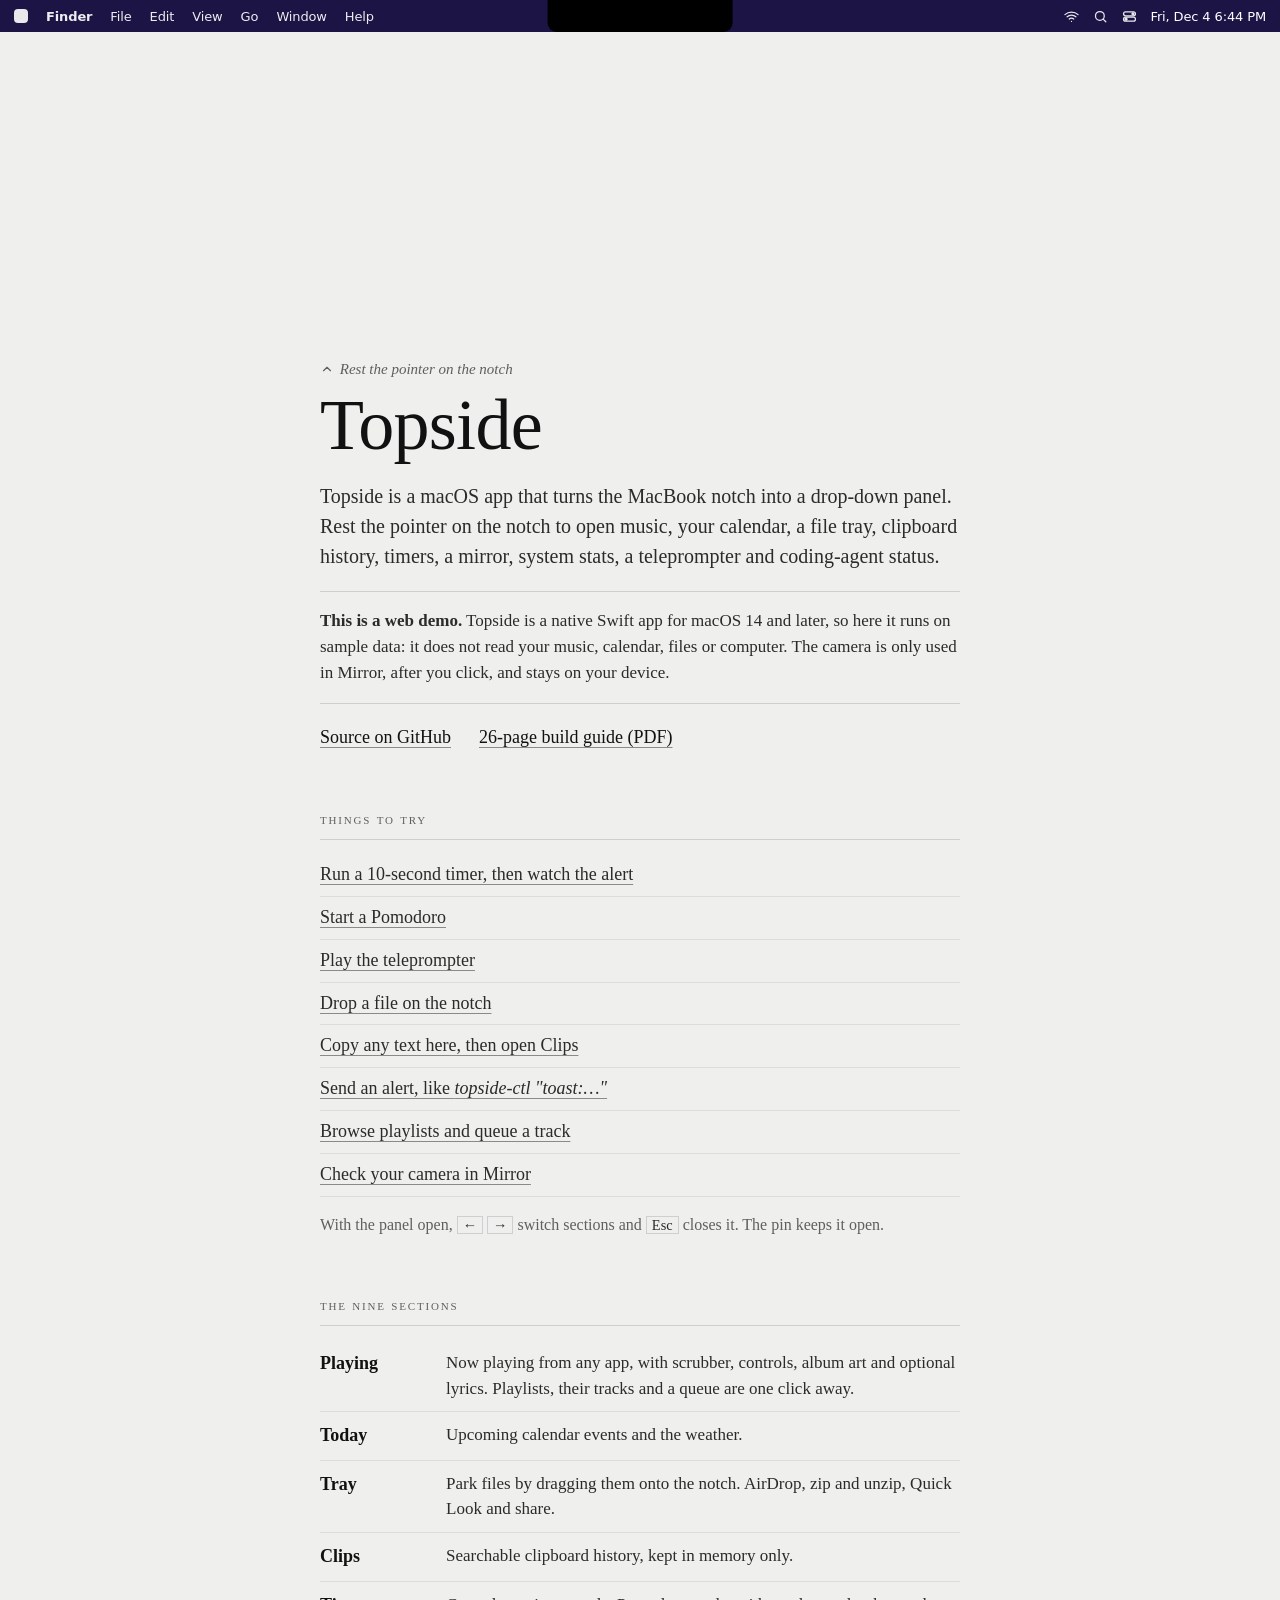
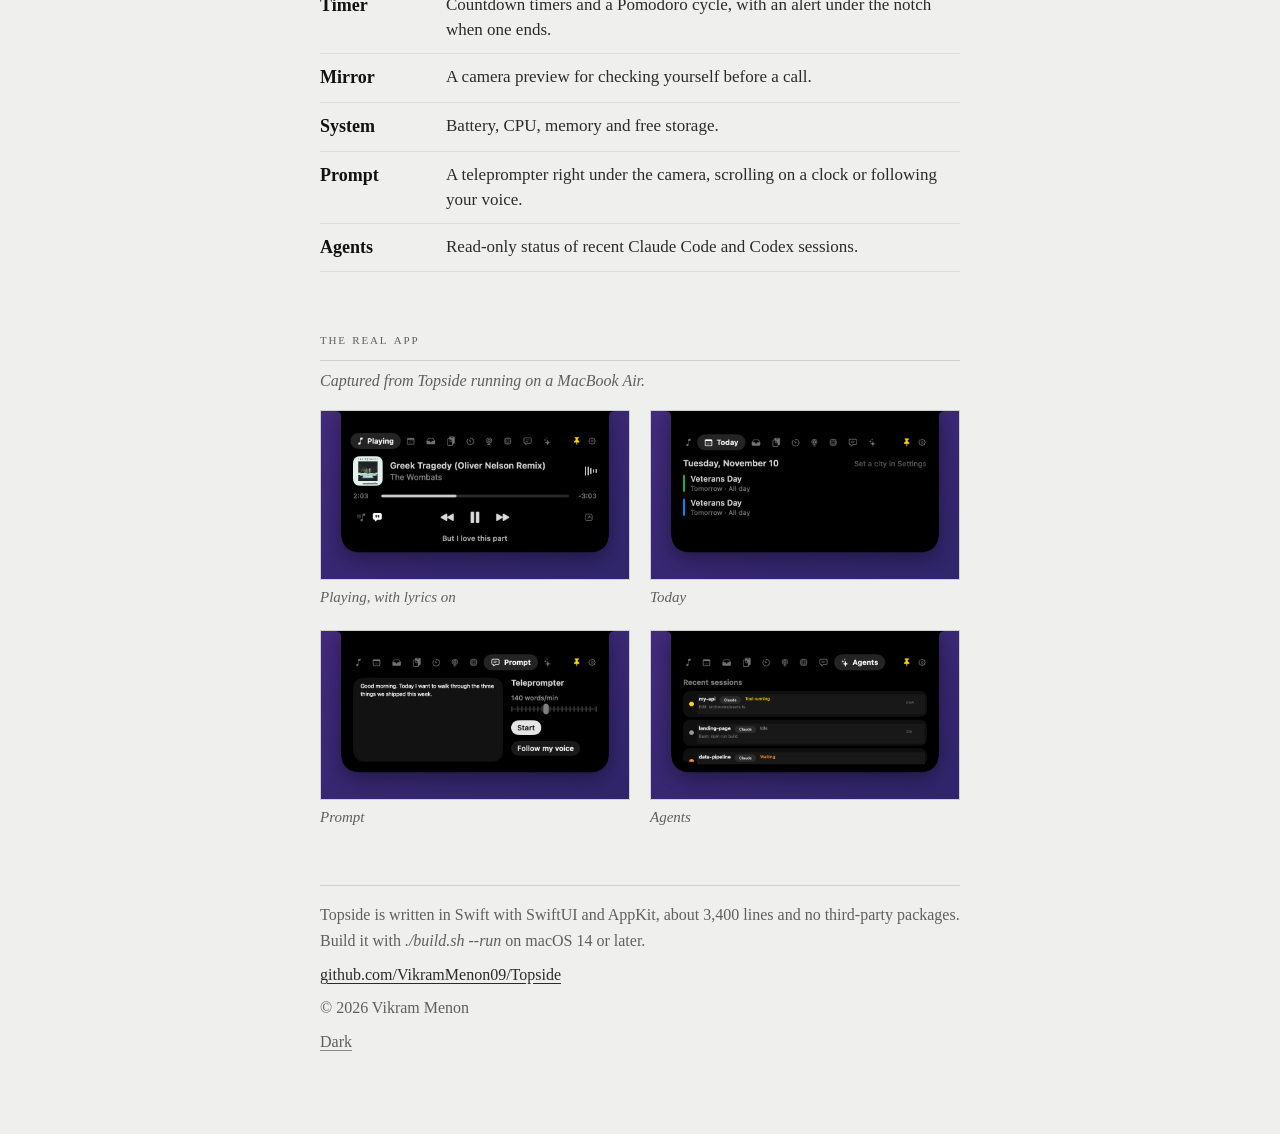
<file: web/index.html>
<!doctype html>
<html lang="en">
<head>
<meta charset="utf-8">
<meta name="viewport" content="width=device-width, initial-scale=1, viewport-fit=cover">
<title>Topside: web demo</title>
<meta name="description" content="An interactive web demo of Topside, a macOS app that turns the MacBook notch into a drop-down panel: now playing, calendar, file tray, clipboard, timers, mirror, system stats, teleprompter and agents.">
<meta name="theme-color" content="#efefed">
<script>try { if (localStorage.getItem("topside-theme") === "dark") document.documentElement.setAttribute("data-theme", "dark"); } catch (e) {}</script>
<link rel="icon" type="image/svg+xml" href="favicon.svg">
<link rel="canonical" href="https://topside-brown.vercel.app/">
<meta property="og:type" content="website">
<meta property="og:site_name" content="Topside">
<meta property="og:title" content="Topside: the MacBook notch as a drop-down panel">
<meta property="og:description" content="Music, calendar, file tray, clipboard history, timers, mirror, system stats, teleprompter and agent status, under the notch. Try the interactive demo.">
<meta property="og:url" content="https://topside-brown.vercel.app/">
<meta property="og:image" content="https://topside-brown.vercel.app/og.png">
<meta property="og:image:width" content="1200">
<meta property="og:image:height" content="630">
<meta property="og:image:alt" content="Topside on a light grey card, with the title Topside and the line, the MacBook notch as a drop-down panel">
<meta name="twitter:card" content="summary_large_image">
<meta name="twitter:title" content="Topside: the MacBook notch as a drop-down panel">
<meta name="twitter:description" content="Music, calendar, file tray, clipboard history, timers, mirror, system stats, teleprompter and agent status, under the notch.">
<meta name="twitter:image" content="https://topside-brown.vercel.app/og.png">
<link rel="stylesheet" href="style.css">
</head>
<body>

<!-- Icon sprite. Line icons drawn to sit where the app uses SF Symbols. -->
<svg width="0" height="0" style="position:absolute" aria-hidden="true">
  <defs>
    <symbol id="i-note" viewBox="0 0 24 24"><path d="M12 17.5V3.5l7 2.6"/><circle cx="8.8" cy="17.5" r="3.2" fill="currentColor"/></symbol>
    <symbol id="i-calendar" viewBox="0 0 24 24"><rect x="3" y="4.5" width="18" height="16.5" rx="2.5"/><path d="M3 9.5h18M7.5 13h.01M12 13h.01M16.5 13h.01M7.5 16.8h.01M12 16.8h.01M16.5 16.8h.01"/></symbol>
    <symbol id="i-tray" viewBox="0 0 24 24"><path d="M2.5 13h5.5l1.6 2.6h4.8L16 13h5.5"/><path d="M5.6 5.4 2.5 13v5a2 2 0 0 0 2 2h15a2 2 0 0 0 2-2v-5l-3.1-7.6A2 2 0 0 0 16.5 4h-9a2 2 0 0 0-1.9 1.4z"/></symbol>
    <symbol id="i-clipboard" viewBox="0 0 24 24"><rect x="8" y="2.5" width="8" height="4" rx="1.2"/><path d="M16 4.5h1.5a2 2 0 0 1 2 2V20a2 2 0 0 1-2 2h-11a2 2 0 0 1-2-2V6.5a2 2 0 0 1 2-2H8"/><path d="M9 12h6M9 16h4"/></symbol>
    <symbol id="i-timer" viewBox="0 0 24 24"><circle cx="12" cy="13.5" r="8"/><path d="M12 13.5V9.5M10 2.5h4M18.5 6.5l1.3-1.3"/></symbol>
    <symbol id="i-webcam" viewBox="0 0 24 24"><circle cx="12" cy="10" r="7.5"/><circle cx="12" cy="10" r="2.8"/><path d="M7.5 21.5h9M12 17.5v4"/></symbol>
    <symbol id="i-cpu" viewBox="0 0 24 24"><rect x="5" y="5" width="14" height="14" rx="2"/><rect x="9" y="9" width="6" height="6" rx="1"/><path d="M9 2v3M15 2v3M9 19v3M15 19v3M2 9h3M2 15h3M19 9h3M19 15h3"/></symbol>
    <symbol id="i-bubble" viewBox="0 0 24 24"><path d="M20.5 15a2 2 0 0 1-2 2H8l-4.5 4V5.5a2 2 0 0 1 2-2h13a2 2 0 0 1 2 2z"/><path d="M8 8.5h8M8 12.5h5"/></symbol>
    <symbol id="i-sparkles" viewBox="0 0 24 24"><path d="m11 3-1.8 5.4a2 2 0 0 1-1.3 1.3L2.5 11.5l5.4 1.8a2 2 0 0 1 1.3 1.3L11 20l1.8-5.4a2 2 0 0 1 1.3-1.3l5.4-1.8-5.4-1.8a2 2 0 0 1-1.3-1.3z"/><path d="M19 2.5v4M17 4.5h4M19 17v4M17 19h4"/></symbol>
    <symbol id="i-pin" viewBox="0 0 24 24"><path d="M12 17v5"/><path d="M9 10.8a2 2 0 0 1-1.1 1.8l-1.8.9A2 2 0 0 0 5 15.2V16a1 1 0 0 0 1 1h12a1 1 0 0 0 1-1v-.8a2 2 0 0 0-1.1-1.8l-1.8-.9a2 2 0 0 1-1.1-1.8V7a1 1 0 0 1 1-1 2 2 0 0 0 0-4H8a2 2 0 0 0 0 4 1 1 0 0 1 1 1z"/></symbol>
    <symbol id="i-gear" viewBox="0 0 24 24"><circle cx="12" cy="12" r="3"/><path d="M19.4 15a1.65 1.65 0 0 0 .33 1.82l.06.06a2 2 0 1 1-2.83 2.83l-.06-.06a1.65 1.65 0 0 0-1.82-.33 1.65 1.65 0 0 0-1 1.51V21a2 2 0 1 1-4 0v-.09A1.65 1.65 0 0 0 9 19.4a1.65 1.65 0 0 0-1.82.33l-.06.06a2 2 0 1 1-2.83-2.83l.06-.06A1.65 1.65 0 0 0 4.68 15a1.65 1.65 0 0 0-1.51-1H3a2 2 0 1 1 0-4h.09A1.65 1.65 0 0 0 4.6 9a1.65 1.65 0 0 0-.33-1.82l-.06-.06a2 2 0 1 1 2.83-2.83l.06.06A1.65 1.65 0 0 0 9 4.68a1.65 1.65 0 0 0 1-1.51V3a2 2 0 1 1 4 0v.09a1.65 1.65 0 0 0 1 1.51 1.65 1.65 0 0 0 1.82-.33l.06-.06a2 2 0 1 1 2.83 2.83l-.06.06A1.65 1.65 0 0 0 19.4 9a1.65 1.65 0 0 0 1.51 1H21a2 2 0 1 1 0 4h-.09a1.65 1.65 0 0 0-1.51 1z"/></symbol>
    <symbol id="i-play" viewBox="0 0 24 24"><path d="M7 4.6v14.8a1 1 0 0 0 1.5.86l12.3-7.4a1 1 0 0 0 0-1.72L8.5 3.74A1 1 0 0 0 7 4.6z" fill="currentColor" stroke="none"/></symbol>
    <symbol id="i-pause" viewBox="0 0 24 24"><rect x="5.5" y="3.5" width="4.5" height="17" rx="1.2" fill="currentColor" stroke="none"/><rect x="14" y="3.5" width="4.5" height="17" rx="1.2" fill="currentColor" stroke="none"/></symbol>
    <symbol id="i-back" viewBox="0 0 24 24"><path d="M11.5 6v12L2 12zM22 6v12l-9.5-6z" fill="currentColor" stroke-width="1.5"/></symbol>
    <symbol id="i-fwd" viewBox="0 0 24 24"><path d="M12.5 6v12l9.5-6zM2 6v12l9.5-6z" fill="currentColor" stroke-width="1.5"/></symbol>
    <symbol id="i-listmusic" viewBox="0 0 24 24"><path d="M3 6h12M3 11h10M3 16h6"/><path d="M17 18V8.5l4.5-1.4"/><circle cx="15" cy="18" r="2" fill="currentColor"/></symbol>
    <symbol id="i-quote" viewBox="0 0 24 24"><path d="M20.5 15a2 2 0 0 1-2 2H8l-4.5 4V5.5a2 2 0 0 1 2-2h13a2 2 0 0 1 2 2z"/><path d="M9 8.5v3M14 8.5v3"/></symbol>
    <symbol id="i-quotefill" viewBox="0 0 24 24"><path d="M20.5 15a2 2 0 0 1-2 2H8l-4.5 4V5.5a2 2 0 0 1 2-2h13a2 2 0 0 1 2 2z" fill="currentColor"/><path d="M9 8.5v3M14 8.5v3" stroke="#000"/></symbol>
    <symbol id="i-external" viewBox="0 0 24 24"><rect x="3" y="3" width="18" height="18" rx="4.5"/><path d="M10 14l6-6M10.5 8H16v5.5"/></symbol>
    <symbol id="i-search" viewBox="0 0 24 24"><circle cx="11" cy="11" r="7"/><path d="m20.5 20.5-4.3-4.3"/></symbol>
    <symbol id="i-shuffle" viewBox="0 0 24 24"><path d="M2 18h1.4c1.3 0 2.5-.6 3.3-1.7l6.1-8.6c.7-1.1 2-1.7 3.3-1.7H22"/><path d="m18 2 4 4-4 4M2 6h1.9c1.5 0 2.9.9 3.6 2.2M22 18h-5.9c-1.3 0-2.6-.7-3.3-1.8l-.5-.8M18 14l4 4-4 4"/></symbol>
    <symbol id="i-refresh" viewBox="0 0 24 24"><path d="M21 12a9 9 0 1 1-2.6-6.4L21 8"/><path d="M21 3v5h-5"/></symbol>
    <symbol id="i-left" viewBox="0 0 24 24"><path d="m15 18-6-6 6-6"/></symbol>
    <symbol id="i-up" viewBox="0 0 24 24"><path d="m18 15-6-6-6 6"/></symbol>
    <symbol id="i-down" viewBox="0 0 24 24"><path d="m6 9 6 6 6-6"/></symbol>
    <symbol id="i-x" viewBox="0 0 24 24"><path d="M18 6 6 18M6 6l12 12"/></symbol>
    <symbol id="i-xcircle" viewBox="0 0 24 24"><circle cx="12" cy="12" r="10" fill="currentColor" stroke="none"/><path d="M15 9l-6 6M9 9l6 6" stroke="#111"/></symbol>
    <symbol id="i-trash" viewBox="0 0 24 24"><path d="M3.5 6h17M18.5 6v13.5a2 2 0 0 1-2 2h-9a2 2 0 0 1-2-2V6M8.5 6V4a2 2 0 0 1 2-2h3a2 2 0 0 1 2 2v2"/></symbol>
    <symbol id="i-record" viewBox="0 0 24 24"><circle cx="12" cy="12" r="10" fill="currentColor" stroke="none"/><circle cx="12" cy="12" r="5" fill="#000" stroke="none"/></symbol>
    <symbol id="i-pausecircle" viewBox="0 0 24 24"><circle cx="12" cy="12" r="10"/><path d="M10 9v6M14 9v6"/></symbol>
    <symbol id="i-plus" viewBox="0 0 24 24"><path d="M12 5v14M5 12h14"/></symbol>
    <symbol id="i-append" viewBox="0 0 24 24"><path d="M3 6h16M3 11.5h11M3 17h7M18 14v7M14.5 17.5h7"/></symbol>
    <symbol id="i-airdrop" viewBox="0 0 24 24"><circle cx="5.5" cy="18.5" r="1.6" fill="currentColor"/><path d="M5.5 12.5a6 6 0 0 1 6 6M5.5 7.5a11 11 0 0 1 11 11M5.5 2.5a16 16 0 0 1 16 16"/></symbol>
    <symbol id="i-traydown" viewBox="0 0 24 24"><path d="M12 2.5v9.5M8 8.5l4 4 4-4"/><path d="M2.5 14h5.5l1.6 2.5h4.8L16 14h5.5v5a2 2 0 0 1-2 2h-15a2 2 0 0 1-2-2z"/></symbol>
    <symbol id="i-battery" viewBox="0 0 24 24"><rect x="2" y="7" width="17.5" height="10" rx="2.5"/><path d="M22 10.5v3"/><rect x="4.3" y="9.3" width="10" height="5.4" rx="1" fill="currentColor" stroke="none"/></symbol>
    <symbol id="i-memory" viewBox="0 0 24 24"><rect x="2.5" y="6" width="19" height="11" rx="2"/><path d="M7 9.5v4M11 9.5v4M15 9.5v4M6 17v3M10 17v3M14 17v3M18 17v3"/></symbol>
    <symbol id="i-drive" viewBox="0 0 24 24"><rect x="2" y="13" width="20" height="8" rx="2"/><path d="M5.5 5.1 2 13h20l-3.5-7.9A2 2 0 0 0 16.7 4H7.3a2 2 0 0 0-1.8 1.1zM6 17h.01M10 17h.01"/></symbol>
    <symbol id="i-mic" viewBox="0 0 24 24"><rect x="9" y="2" width="6" height="12" rx="3" fill="currentColor"/><path d="M19 10v1a7 7 0 0 1-14 0v-1M12 18v4"/></symbol>
    <symbol id="i-bell" viewBox="0 0 24 24"><path d="M6 8a6 6 0 1 1 12 0c0 7 3 9 3 9H3s3-2 3-9" fill="currentColor"/><path d="M10.3 21a1.94 1.94 0 0 0 3.4 0"/></symbol>
    <symbol id="i-cup" viewBox="0 0 24 24"><path d="M17 8h1a4 4 0 1 1 0 8h-1" /><path d="M3 8h14v9a4 4 0 0 1-4 4H7a4 4 0 0 1-4-4z" fill="currentColor"/><path d="M6 2v2.5M10 2v2.5M14 2v2.5"/></symbol>
    <symbol id="i-bolt" viewBox="0 0 24 24"><path d="M13 2 3 14h9l-1 8 10-12h-9z" fill="currentColor"/></symbol>
    <symbol id="i-file" viewBox="0 0 24 24"><path d="M14 2H6a2 2 0 0 0-2 2v16a2 2 0 0 0 2 2h12a2 2 0 0 0 2-2V8z"/><path d="M14 2v6h6"/></symbol>
    <symbol id="i-check" viewBox="0 0 24 24"><path d="M20 6 9 17l-5-5"/></symbol>
    <symbol id="i-sun" viewBox="0 0 24 24"><circle cx="12" cy="12" r="4.5" fill="currentColor"/><path d="M12 1.5v2.5M12 20v2.5M4.6 4.6l1.8 1.8M17.6 17.6l1.8 1.8M1.5 12H4M20 12h2.5M4.6 19.4l1.8-1.8M17.6 6.4l1.8-1.8"/></symbol>
    <symbol id="i-wifi" viewBox="0 0 24 24"><path d="M5 12.5a10.5 10.5 0 0 1 14 0M1.5 9a15.5 15.5 0 0 1 21 0M8.5 16a5.5 5.5 0 0 1 7 0M12 19.8h.01"/></symbol>
    <symbol id="i-toggles" viewBox="0 0 24 24"><rect x="2.5" y="4.5" width="19" height="6.5" rx="3.25"/><circle cx="17.5" cy="7.75" r="1.6" fill="currentColor"/><rect x="2.5" y="13" width="19" height="6.5" rx="3.25"/><circle cx="6.5" cy="16.25" r="1.6" fill="currentColor"/></symbol>
    <symbol id="i-code" viewBox="0 0 24 24"><path d="m16 18 6-6-6-6M8 6l-6 6 6 6"/></symbol>
    <symbol id="i-book" viewBox="0 0 24 24"><path d="M4 19.5v-15A2.5 2.5 0 0 1 6.5 2H20v20H6.5a2.5 2.5 0 0 1 0-5H20"/></symbol>
    <symbol id="i-cursor" viewBox="0 0 24 24"><path d="m4 4 7 17 2.5-7.5L21 11z"/></symbol>
  </defs>
</svg>

<!-- A stylized Mac menu bar. The notch sits in the middle of it, as on a MacBook. -->
<header class="menubar" aria-label="Simulated macOS menu bar">
  <div class="mb-left">
    <span class="mb-logo" aria-hidden="true"></span>
    <b>Finder</b><span>File</span><span>Edit</span><span>View</span><span class="mb-more">Go</span><span class="mb-more">Window</span><span class="mb-more">Help</span>
  </div>
  <div class="mb-right">
    <svg class="ic mb-ic" width="15" height="15" aria-hidden="true"><use href="#i-wifi"/></svg>
    <svg class="ic mb-ic mb-more" width="15" height="15" aria-hidden="true"><use href="#i-search"/></svg>
    <svg class="ic mb-ic mb-more" width="15" height="15" aria-hidden="true"><use href="#i-toggles"/></svg>
    <span id="mbClock" class="mb-clock"></span>
  </div>
</header>

<!-- The notch. Collapsed it is the camera housing; open it is the 400 × 212 panel. -->
<div class="notch-wrap" id="wrap">
  <div class="notch" id="notch">
    <div class="glow" aria-hidden="true"></div>
    <i class="ear ear-l" aria-hidden="true"></i><i class="ear ear-r" aria-hidden="true"></i>
    <div class="clip" id="clip">
      <button class="closed-view" id="closedView" aria-label="Open Topside" aria-expanded="false">
        <span class="housing"></span>
        <span class="toast" id="toast" role="status" aria-live="polite"></span>
      </button>
      <div class="open-view" id="openView" aria-hidden="true">
        <div class="housing"></div>
        <div class="strip" role="tablist" aria-label="Topside sections" id="strip"></div>
        <div class="content" id="content"></div>
      </div>
    </div>
  </div>
  <p class="caption" id="caption">Demo with sample data. Nothing leaves your browser.</p>
</div>

<main class="page">
  <section class="hero">
    <p class="hint" id="hint"><svg class="ic" width="14" height="14" aria-hidden="true"><use href="#i-up"/></svg> <span id="hintText">Rest the pointer on the notch</span></p>
    <h1>Topside</h1>
    <p class="lede">Topside is a macOS app that turns the MacBook notch into a drop-down panel. Rest the pointer on the notch to open music, your calendar, a file tray, clipboard history, timers, a mirror, system stats, a teleprompter and coding-agent status.</p>
    <p class="note">
      <strong>This is a web demo.</strong> Topside is a native Swift app for macOS 14 and later, so here it runs on sample data: it does not read your music, calendar, files or computer. The camera is only used in Mirror, after you click, and stays on your device.
    </p>
    <div class="links">
      <a class="btn primary" href="https://github.com/VikramMenon09/Topside"><svg class="ic" width="15" height="15" aria-hidden="true"><use href="#i-code"/></svg> Source on GitHub</a>
      <a class="btn" href="https://github.com/VikramMenon09/Topside/blob/main/docs/Topside-Build-Guide.pdf"><svg class="ic" width="15" height="15" aria-hidden="true"><use href="#i-book"/></svg> 26-page build guide (PDF)</a>
    </div>
  </section>

  <section class="try" aria-labelledby="tryTitle">
    <h2 id="tryTitle">Things to try</h2>
    <ul class="chips">
      <li><button class="chip" data-try="timer10">Run a 10-second timer, then watch the alert</button></li>
      <li><button class="chip" data-try="pomodoro">Start a Pomodoro</button></li>
      <li><button class="chip" data-try="prompter">Play the teleprompter</button></li>
      <li><button class="chip" data-try="shelf">Drop a file on the notch</button></li>
      <li><button class="chip" data-try="clips">Copy any text here, then open Clips</button></li>
      <li><button class="chip" data-try="toast">Send an alert, like <code>topside-ctl "toast:…"</code></button></li>
      <li><button class="chip" data-try="playlists">Browse playlists and queue a track</button></li>
      <li><button class="chip" data-try="mirror">Check your camera in Mirror</button></li>
    </ul>
    <p class="kbd-note">With the panel open, <kbd>←</kbd> <kbd>→</kbd> switch sections and <kbd>Esc</kbd> closes it. The pin keeps it open.</p>
  </section>

  <section class="tabs-doc" aria-labelledby="tabsTitle">
    <h2 id="tabsTitle">The nine sections</h2>
    <dl class="sections">
      <div><dt>Playing</dt><dd>Now playing from any app, with scrubber, controls, album art and optional lyrics. Playlists, their tracks and a queue are one click away.</dd></div>
      <div><dt>Today</dt><dd>Upcoming calendar events and the weather.</dd></div>
      <div><dt>Tray</dt><dd>Park files by dragging them onto the notch. AirDrop, zip and unzip, Quick Look and share.</dd></div>
      <div><dt>Clips</dt><dd>Searchable clipboard history, kept in memory only.</dd></div>
      <div><dt>Timer</dt><dd>Countdown timers and a Pomodoro cycle, with an alert under the notch when one ends.</dd></div>
      <div><dt>Mirror</dt><dd>A camera preview for checking yourself before a call.</dd></div>
      <div><dt>System</dt><dd>Battery, CPU, memory and free storage.</dd></div>
      <div><dt>Prompt</dt><dd>A teleprompter right under the camera, scrolling on a clock or following your voice.</dd></div>
      <div><dt>Agents</dt><dd>Read-only status of recent Claude Code and Codex sessions.</dd></div>
    </dl>
  </section>

  <section class="shots" aria-labelledby="shotsTitle">
    <h2 id="shotsTitle">The real app</h2>
    <p class="sub">Captured from Topside running on a MacBook Air.</p>
    <div class="grid">
      <figure><img src="img/shot-home.png" width="920" height="504" loading="lazy" alt="Topside's Playing section: album art, track title and artist, a scrubber, transport controls and a lyric line"><figcaption>Playing, with lyrics on</figcaption></figure>
      <figure><img src="img/shot-today.png" width="920" height="504" loading="lazy" alt="Topside's Today section: the date, weather and a list of calendar events"><figcaption>Today</figcaption></figure>
      <figure><img src="img/shot-prompter.png" width="920" height="504" loading="lazy" alt="Topside's teleprompter scrolling a script under the camera"><figcaption>Prompt</figcaption></figure>
      <figure><img src="img/shot-agents.png" width="920" height="504" loading="lazy" alt="Topside's Agents section listing recent coding-agent sessions and their state"><figcaption>Agents</figcaption></figure>
    </div>
  </section>

  <footer class="foot">
    <p>Topside is written in Swift with SwiftUI and AppKit, about 3,400 lines and no third-party packages. Build it with <code>./build.sh --run</code> on macOS 14 or later.</p>
    <p><a href="https://github.com/VikramMenon09/Topside">github.com/VikramMenon09/Topside</a></p>
    <p>&copy; <span id="year">2026</span> Vikram Menon</p>
    <p><button type="button" class="theme" id="themeToggle">Dark</button></p>
  </footer>
</main>

<input type="file" id="filePick" multiple hidden>
<script>document.getElementById("year").textContent = new Date().getFullYear();</script>
<script>
(function () {
  var root = document.documentElement, btn = document.getElementById("themeToggle");
  var meta = document.querySelector('meta[name="theme-color"]');
  function sync() {
    var dark = root.getAttribute("data-theme") === "dark";
    btn.textContent = dark ? "Light" : "Dark";
    btn.setAttribute("aria-label", dark ? "Switch to light mode" : "Switch to dark mode");
    if (meta) meta.setAttribute("content", dark ? "#0d0d0d" : "#efefed");
  }
  btn.addEventListener("click", function () {
    var dark = root.getAttribute("data-theme") !== "dark";
    if (dark) root.setAttribute("data-theme", "dark"); else root.removeAttribute("data-theme");
    try { localStorage.setItem("topside-theme", dark ? "dark" : "light"); } catch (e) {}
    sync();
  });
  sync();
})();
</script>
<script src="app.js"></script>
</body>
</html>
</file>
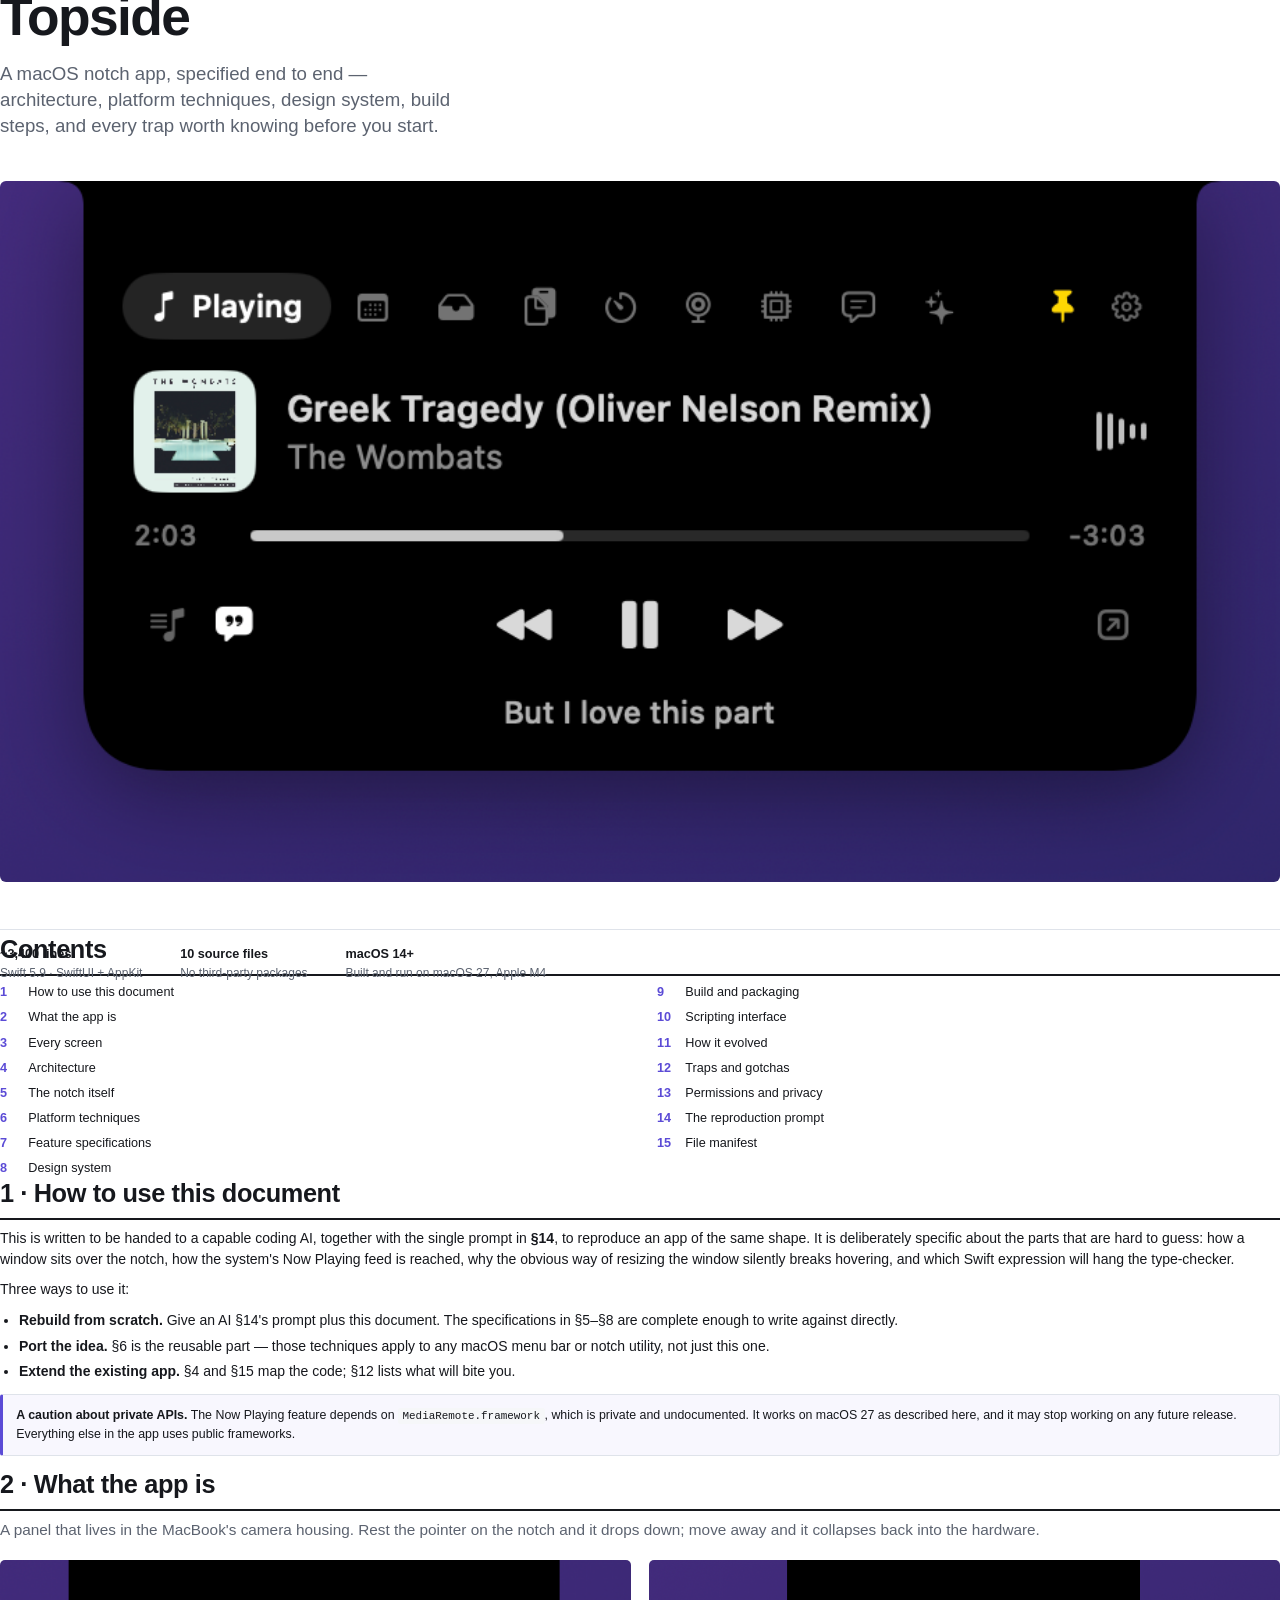
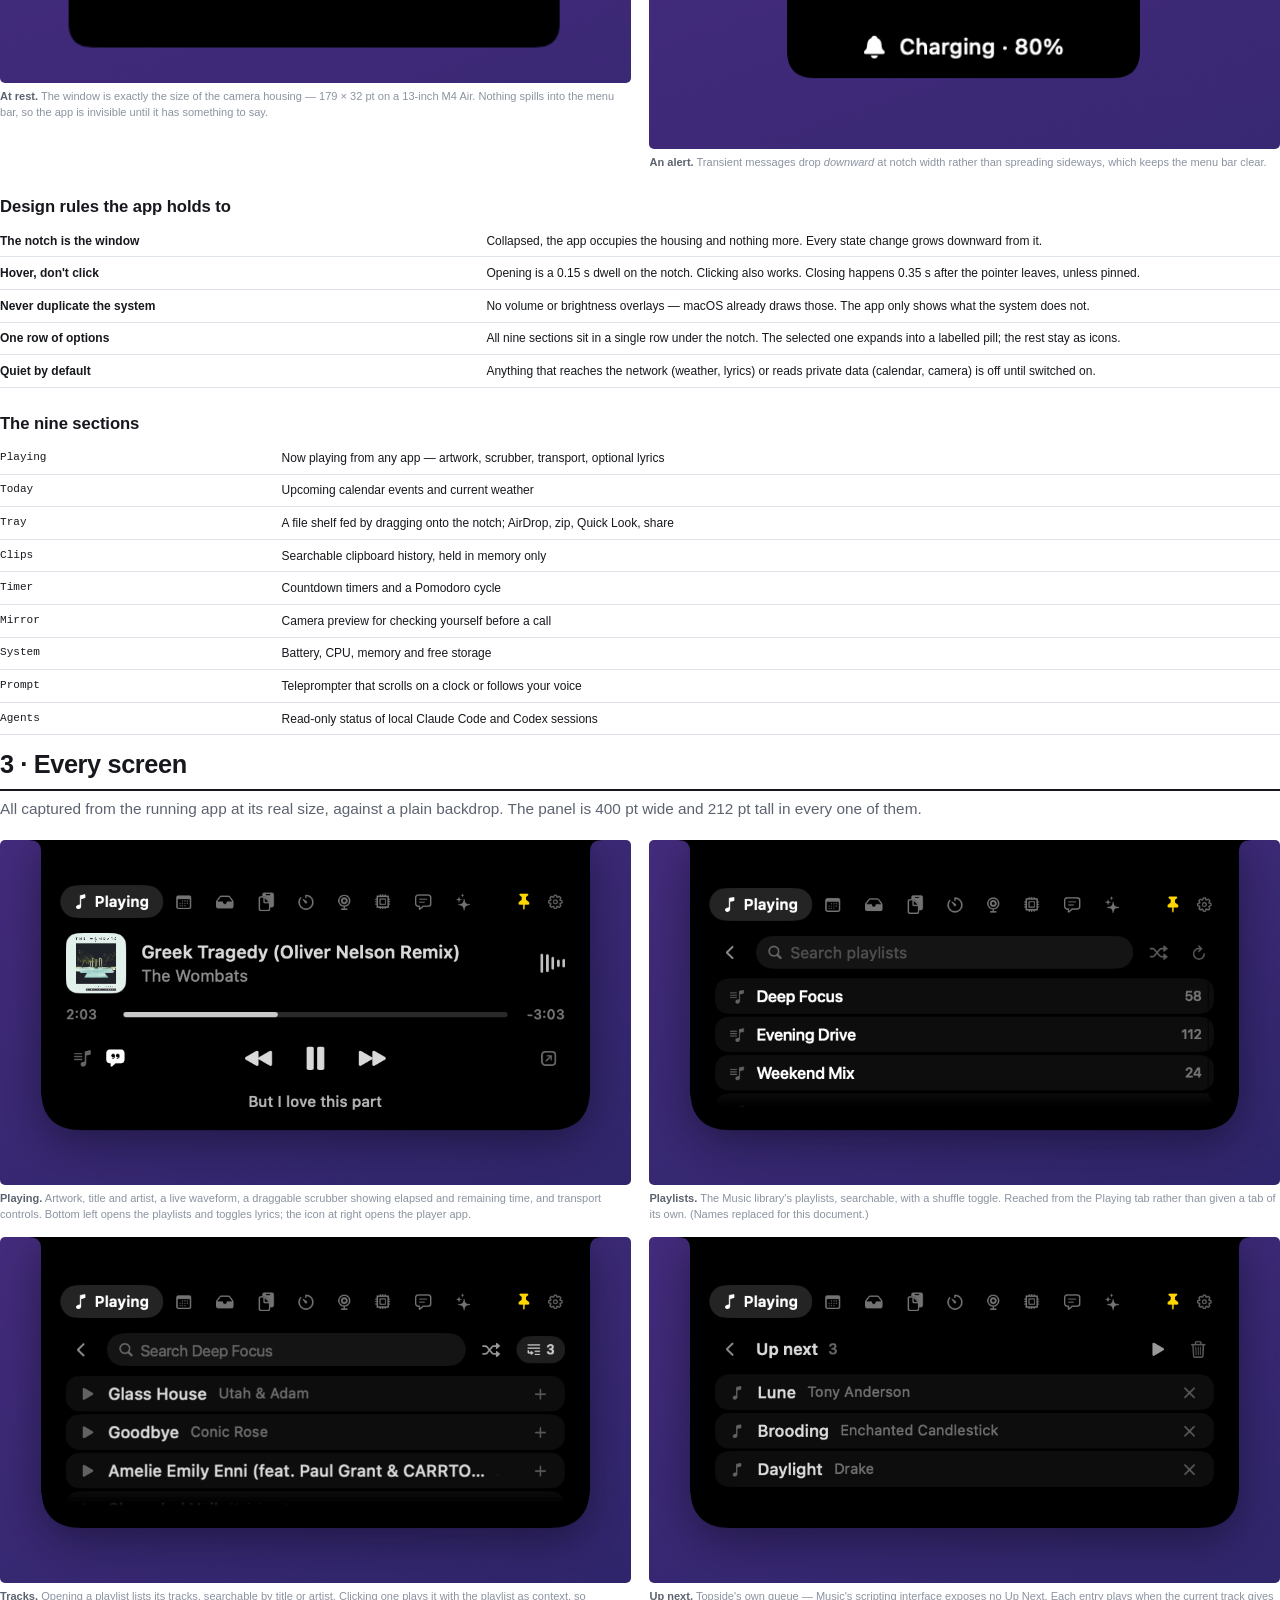
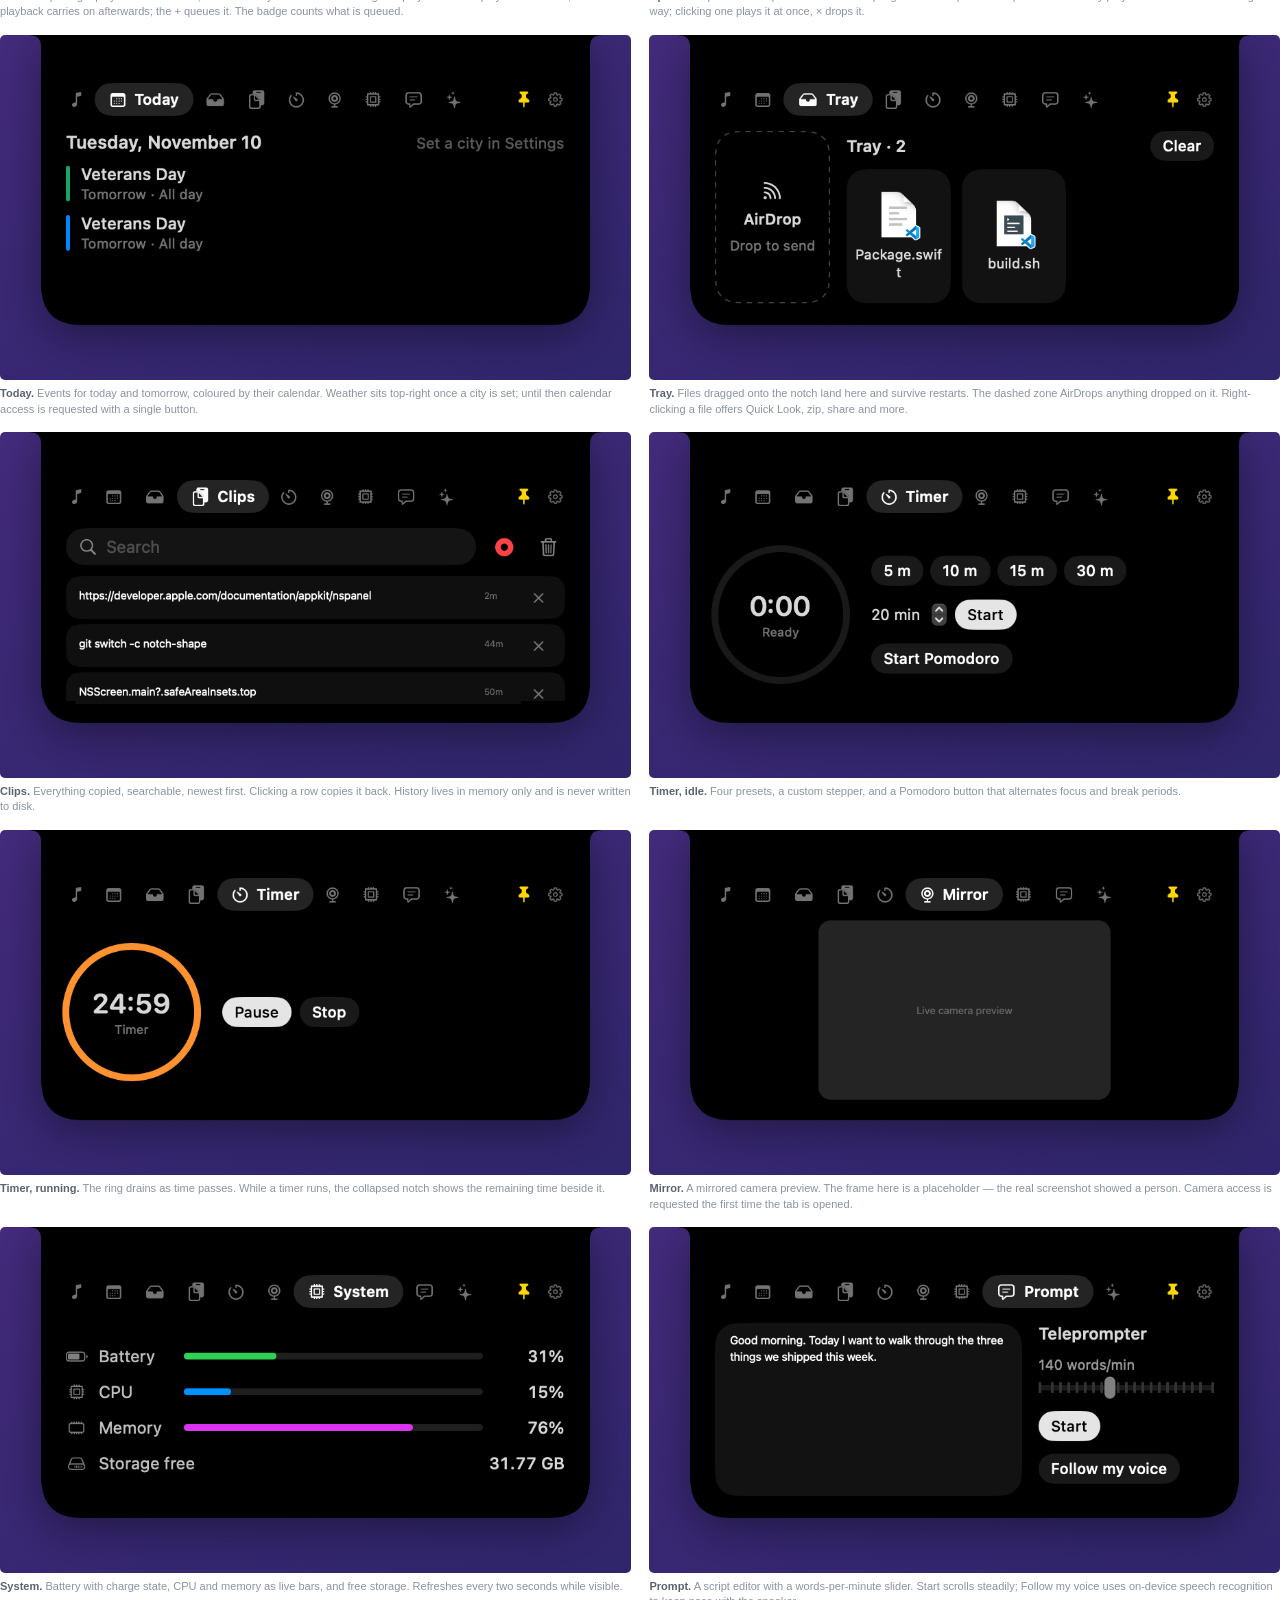
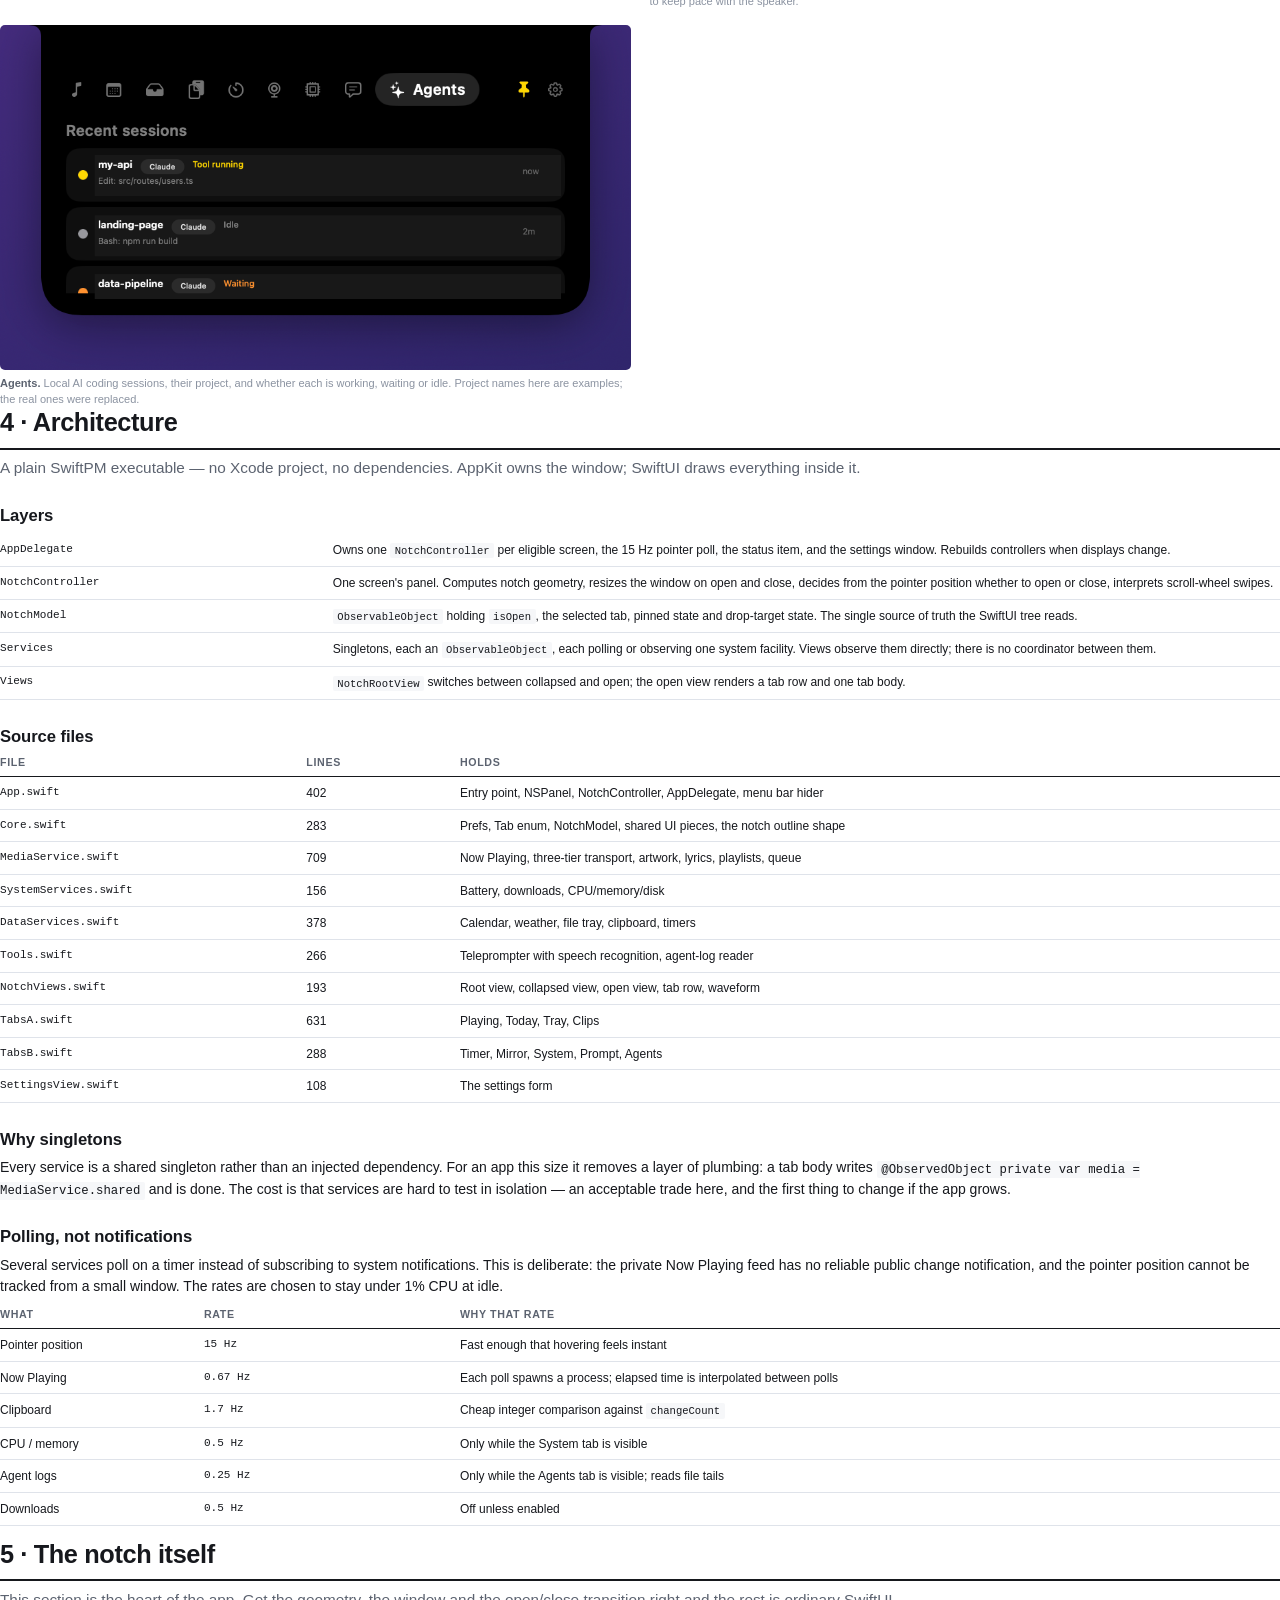
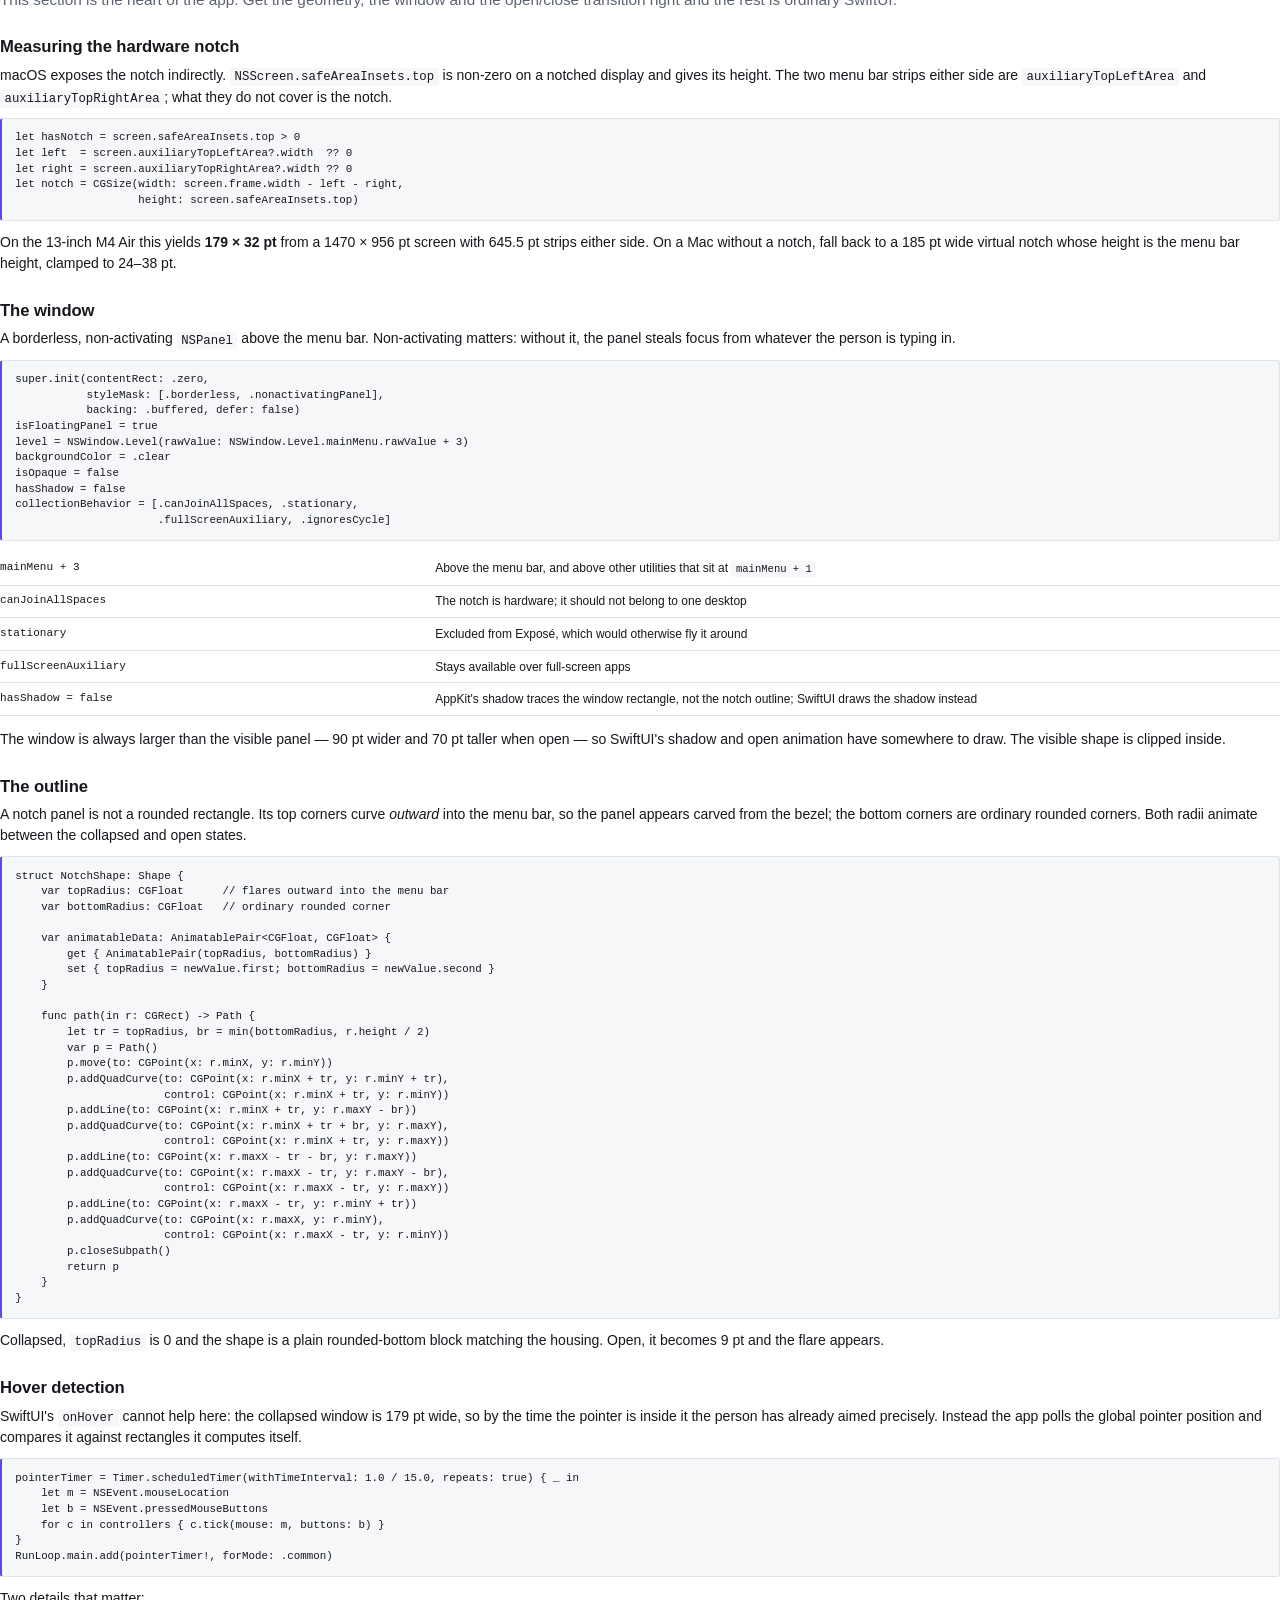
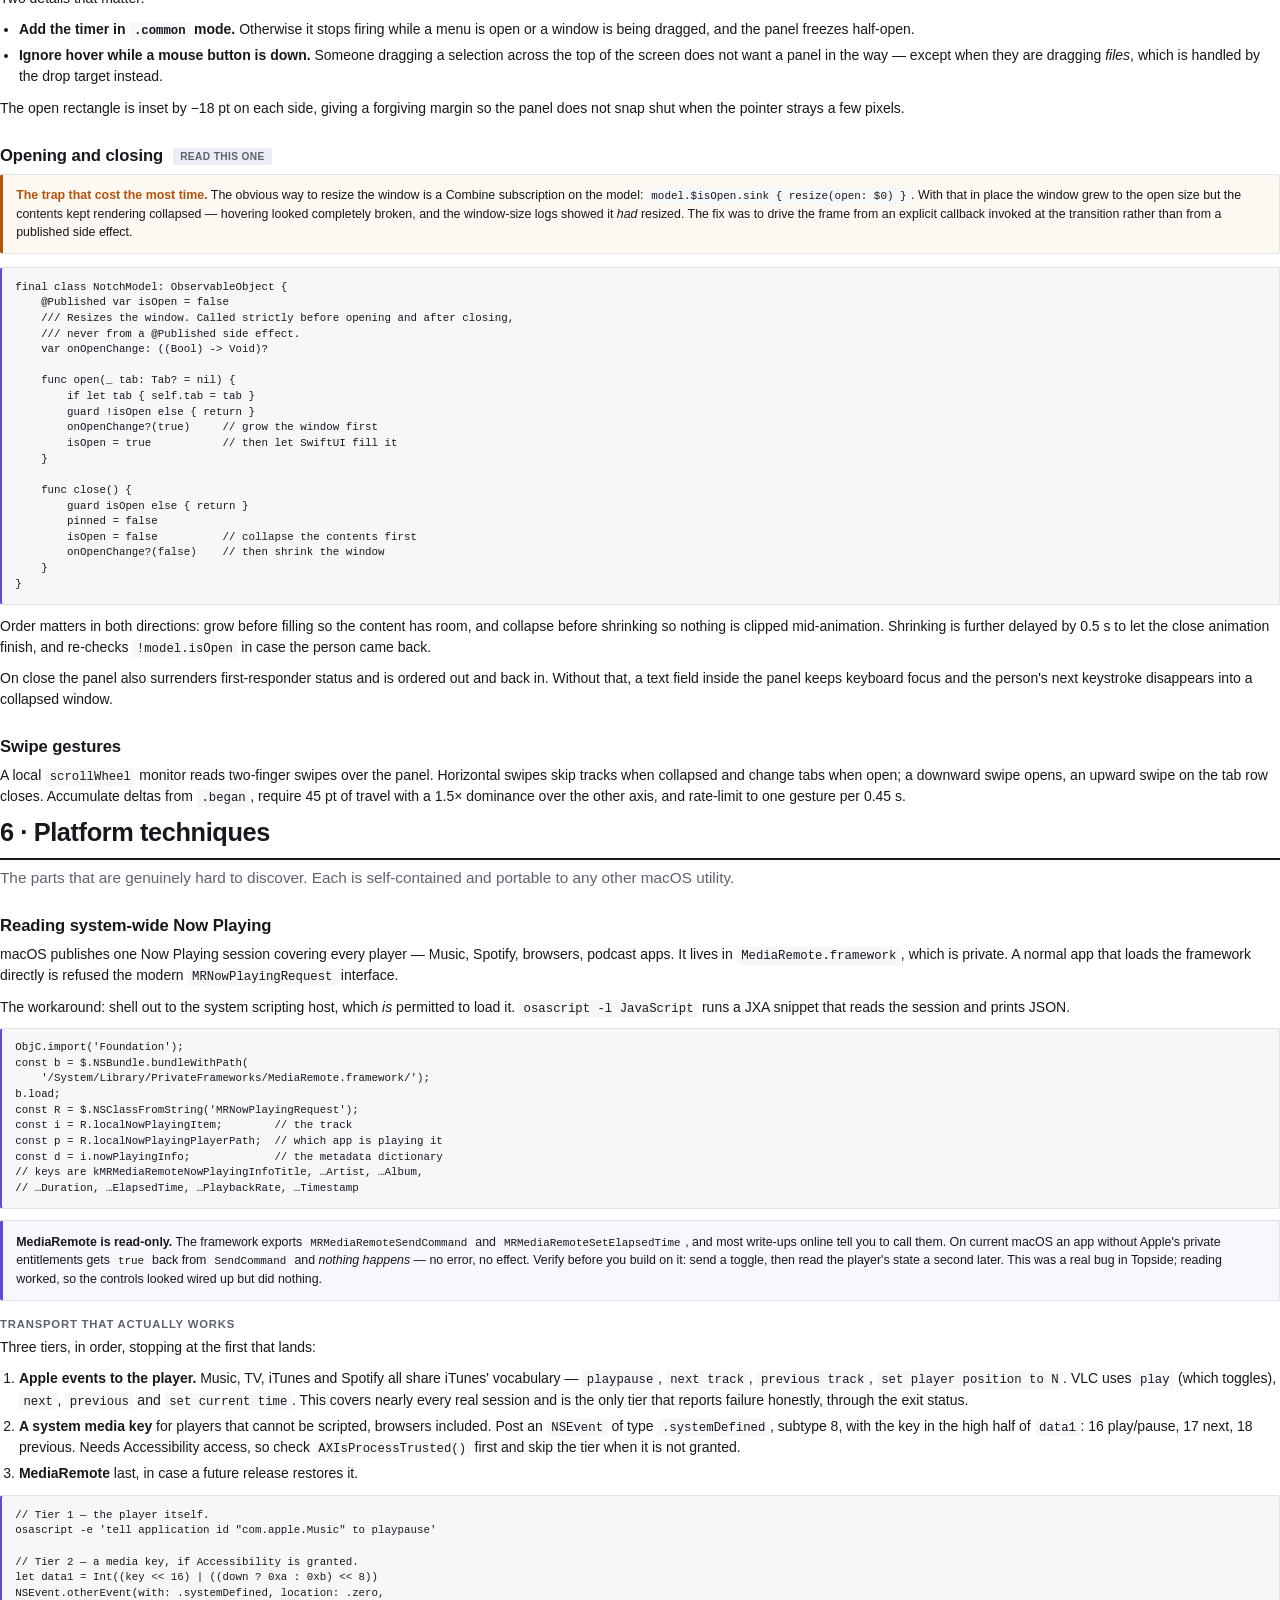
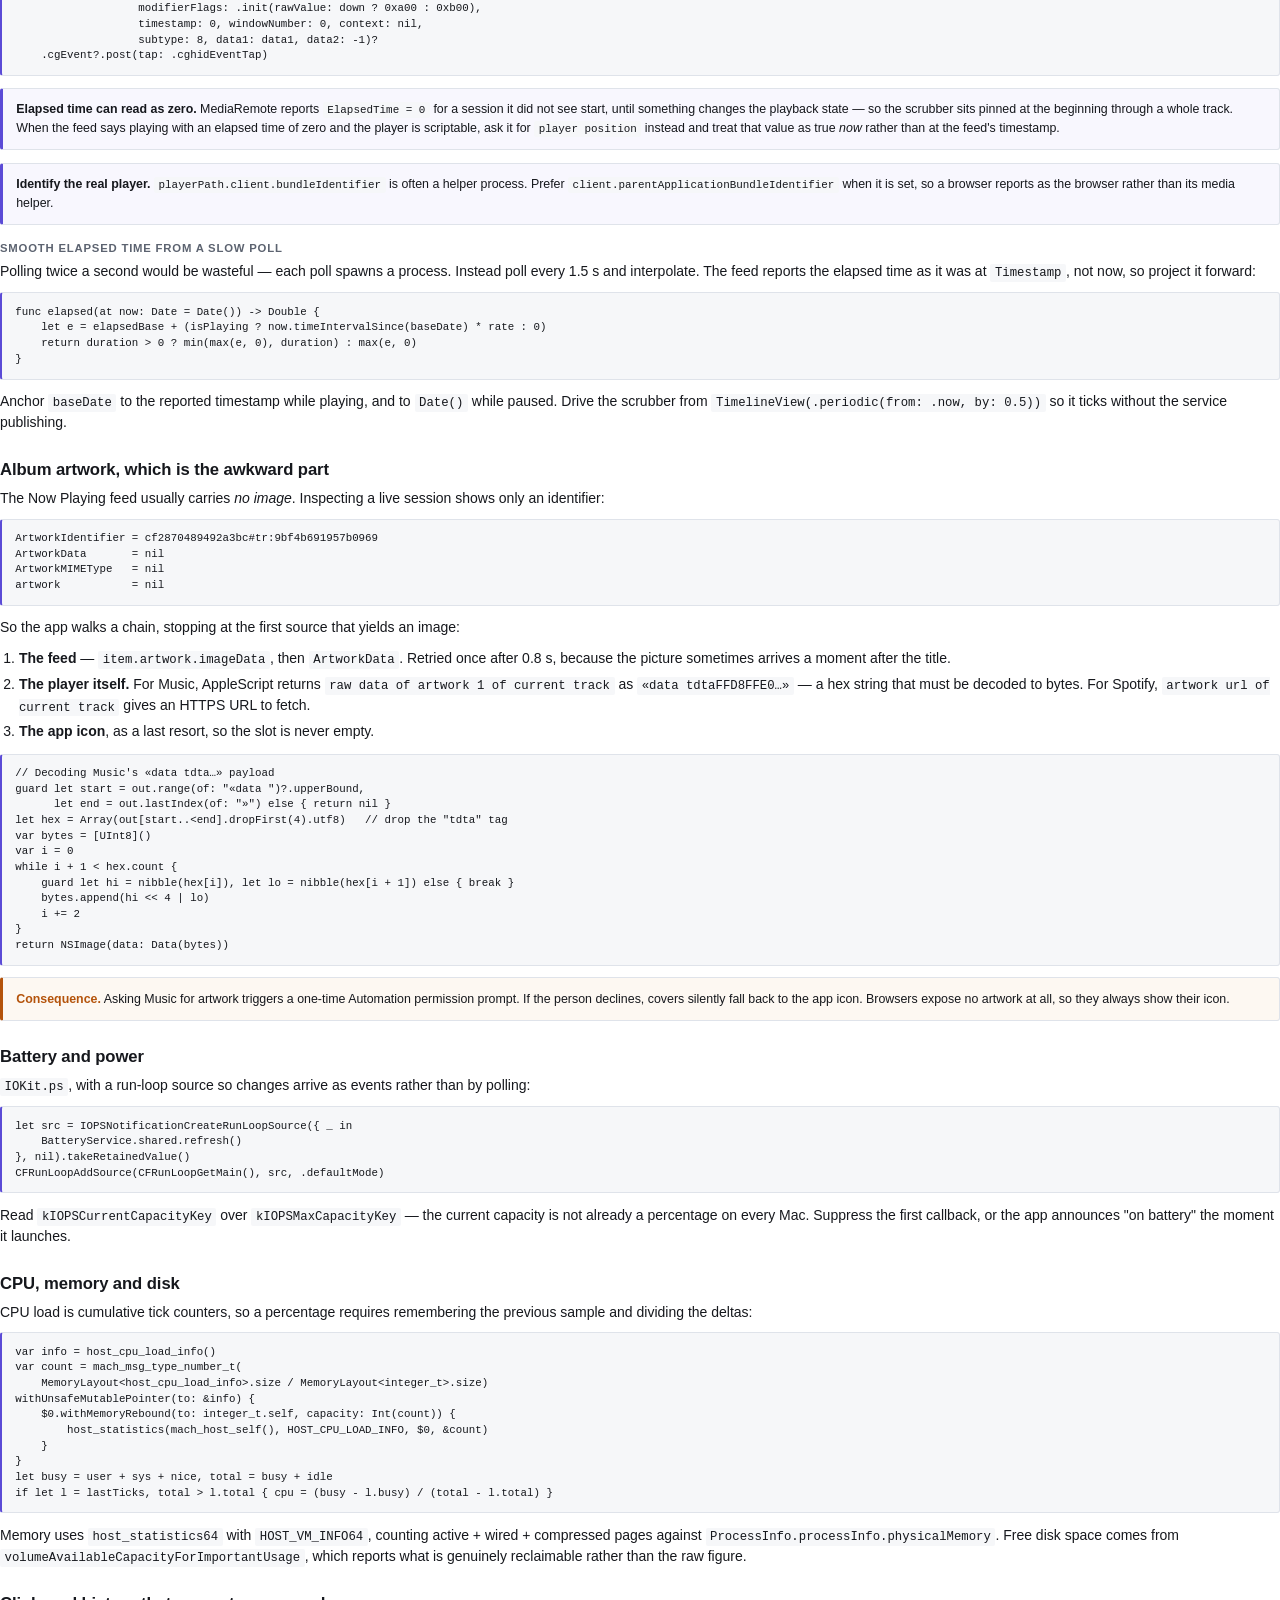
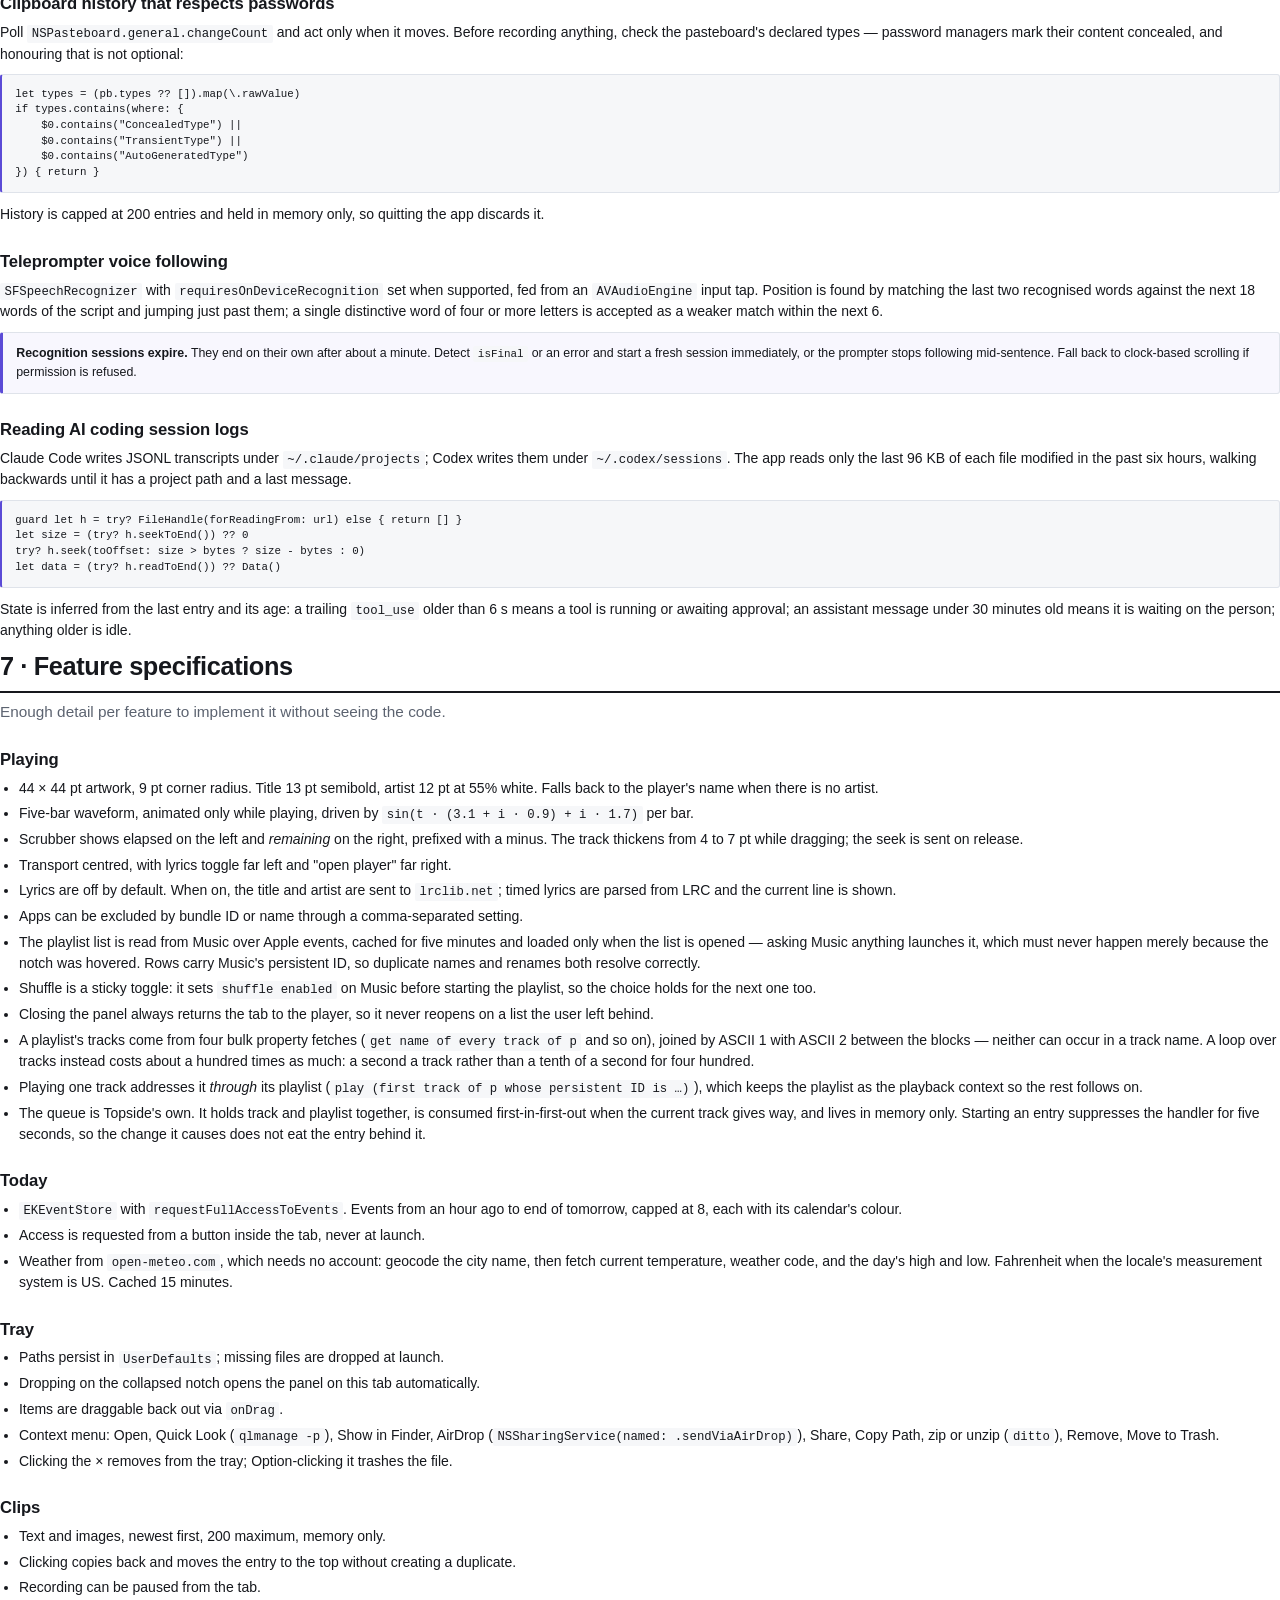
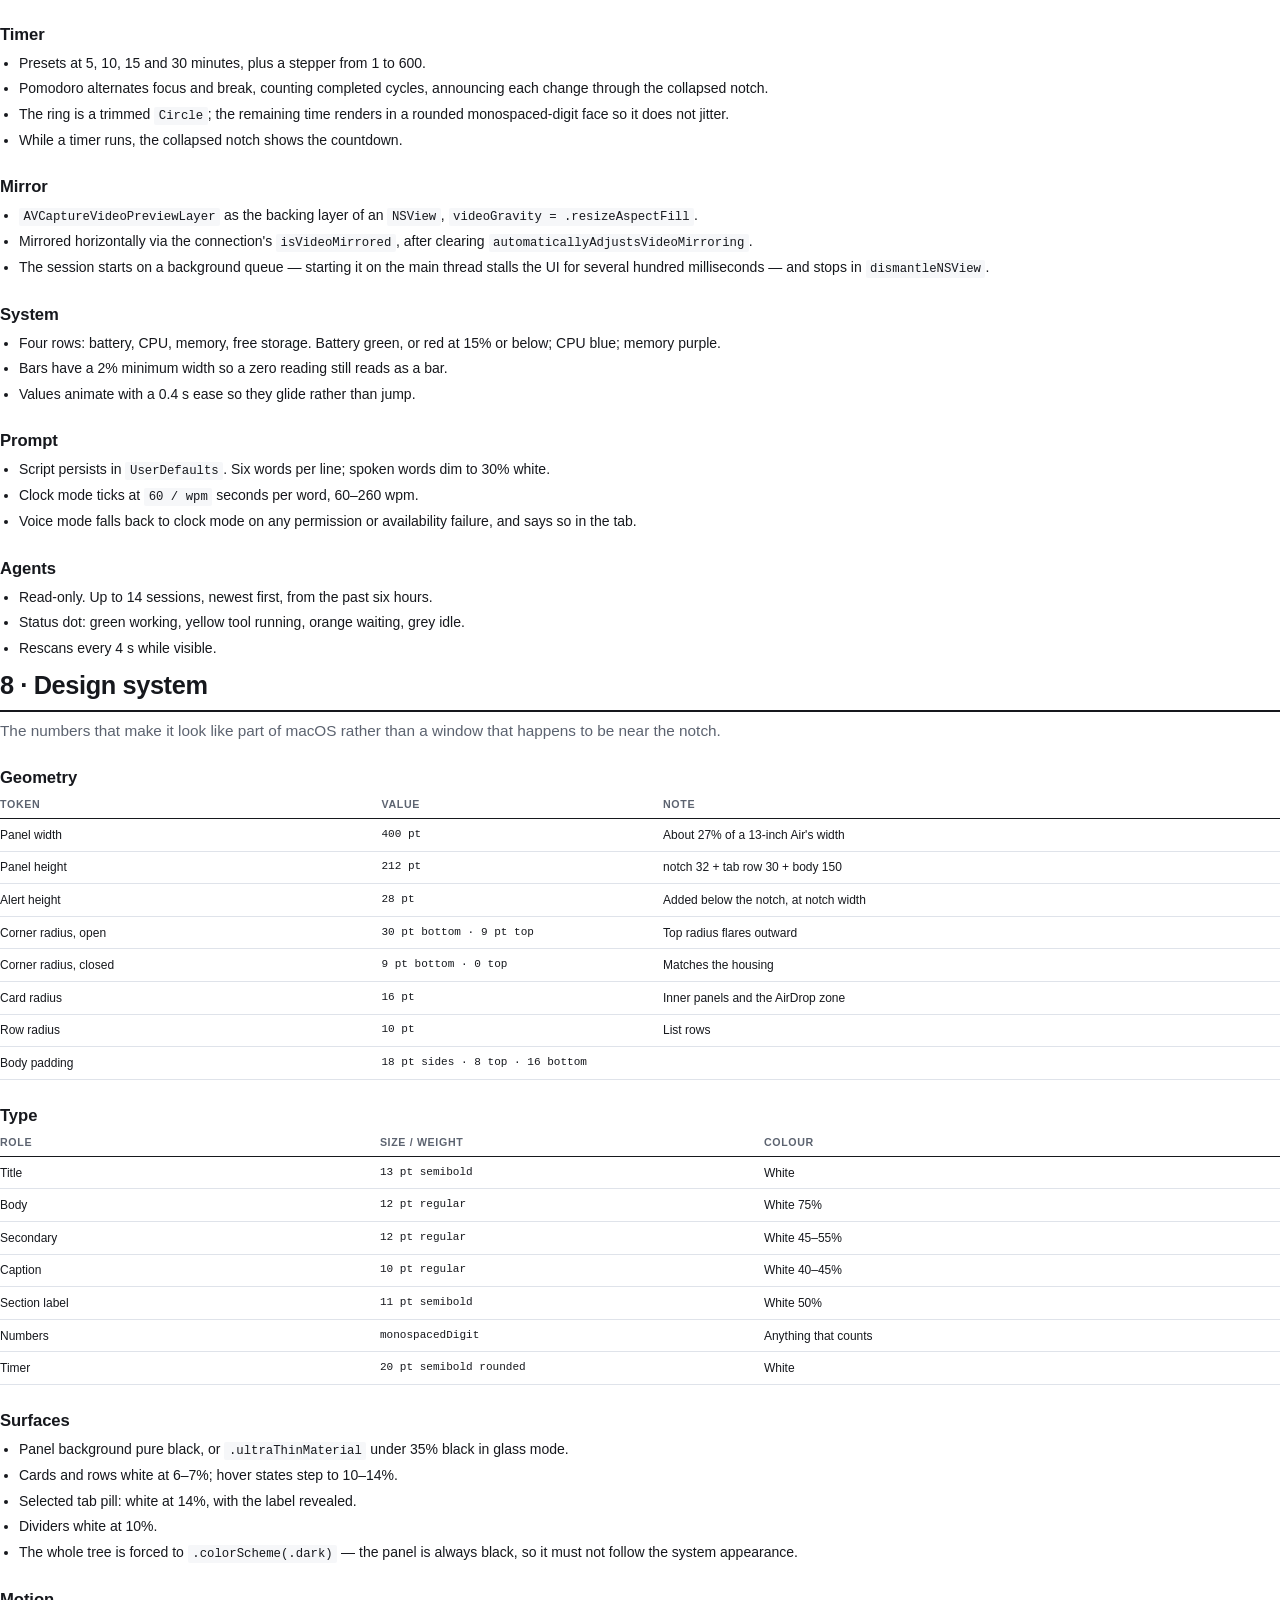
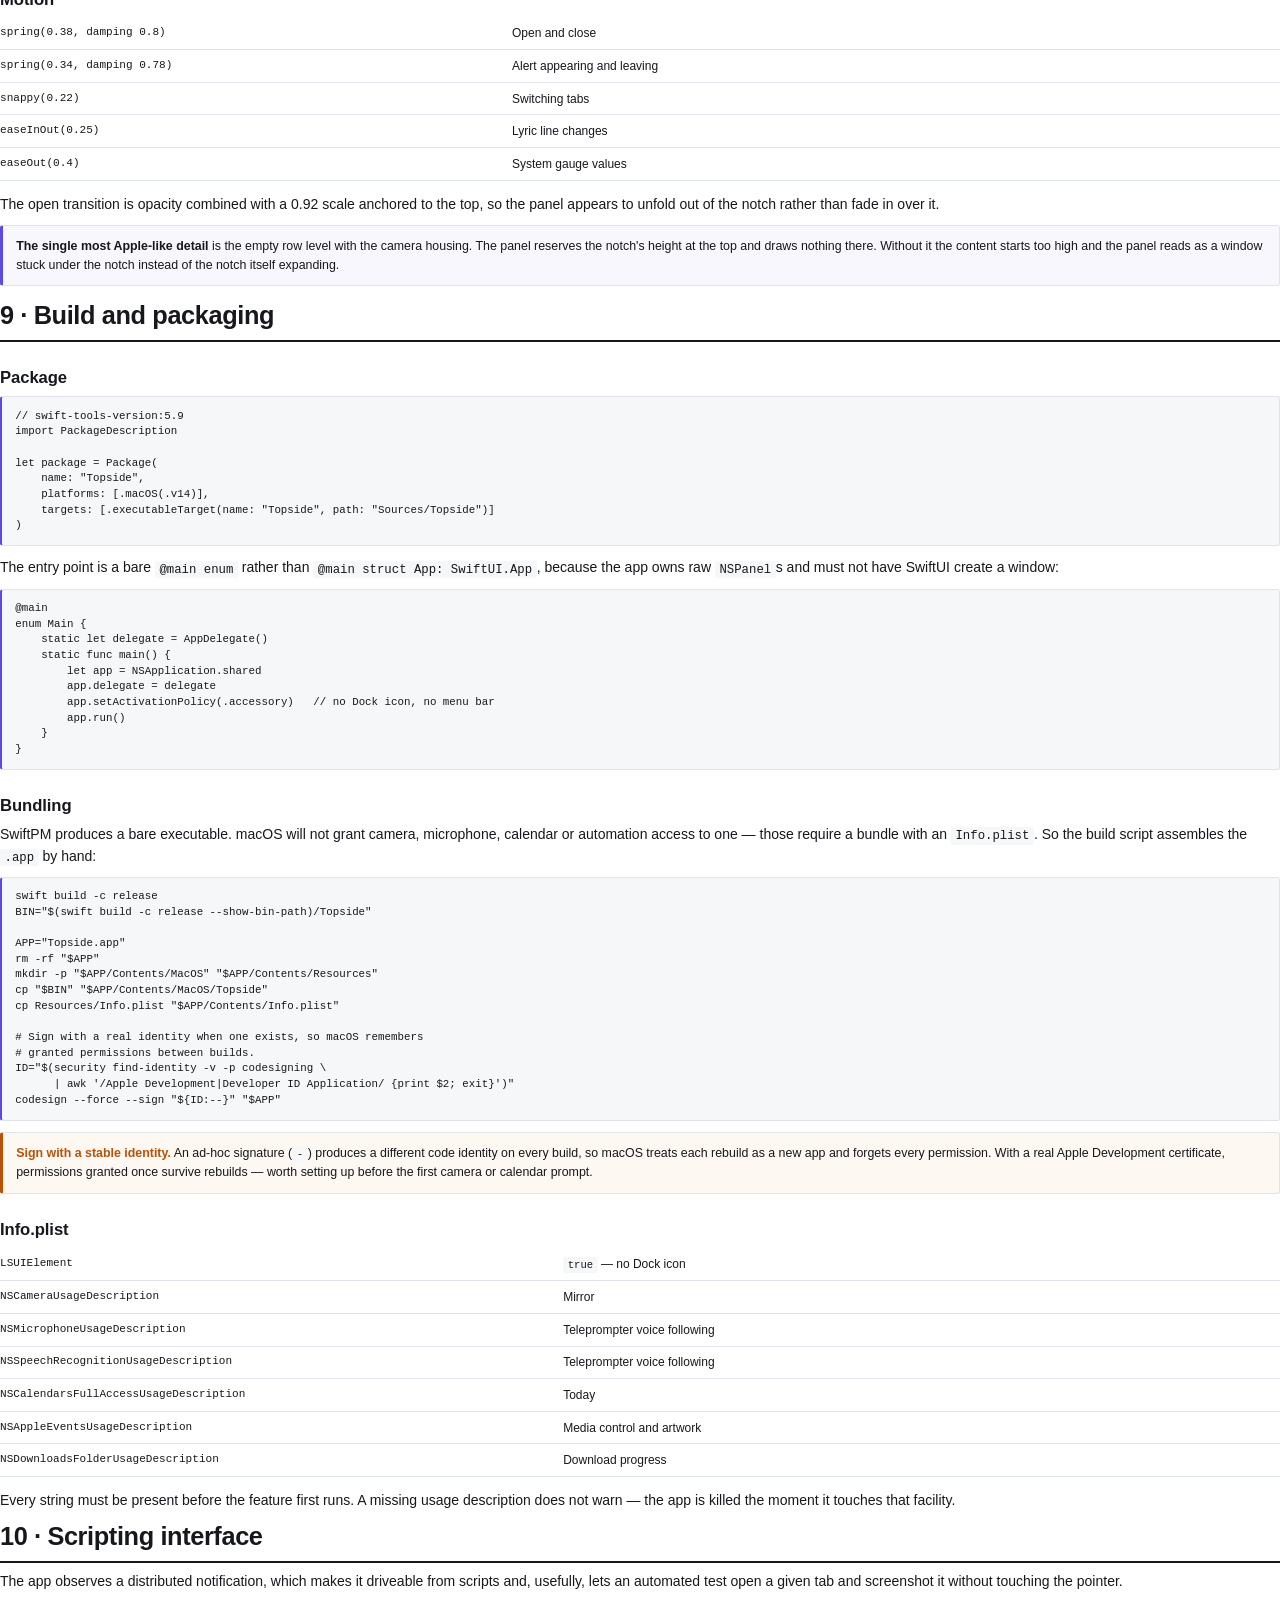
<file: docs/guide.html>
<!doctype html>
<html lang="en">
<head>
<meta charset="utf-8">
<title>Topside — Build Guide</title>
<style>
  @page { size: Letter; margin: 16mm 15mm 14mm; }

  :root {
    --ink: #16181d;
    --muted: #5c6370;
    --faint: #8b93a1;
    --rule: #dfe3ea;
    --accent: #5b4bd6;
    --code-bg: #f6f7f9;
    --warn: #b4530b;
  }

  * { box-sizing: border-box; }

  html { font-size: 10.5pt; }

  body {
    margin: 0;
    font-family: -apple-system, BlinkMacSystemFont, "Helvetica Neue", Arial, sans-serif;
    color: var(--ink);
    line-height: 1.5;
    -webkit-font-smoothing: antialiased;
  }

  h1, h2, h3, h4 { line-height: 1.22; margin: 0; font-weight: 600; }

  h2 {
    font-size: 19pt;
    letter-spacing: -0.015em;
    margin: 0 0 2mm;
    padding-bottom: 2.5mm;
    border-bottom: 2px solid var(--ink);
  }

  h3 {
    font-size: 12.5pt;
    margin: 7mm 0 2mm;
    letter-spacing: -0.005em;
  }

  h4 {
    font-size: 10.5pt;
    margin: 4.5mm 0 1.5mm;
    color: var(--muted);
    text-transform: uppercase;
    letter-spacing: 0.07em;
    font-size: 8.5pt;
  }

  p { margin: 0 0 2.6mm; }

  ul, ol { margin: 0 0 3mm; padding-left: 5mm; }
  li { margin-bottom: 1.2mm; }

  a { color: var(--accent); text-decoration: none; }

  code, pre, .mono {
    font-family: ui-monospace, "SF Mono", Menlo, Consolas, monospace;
  }

  code { font-size: 0.88em; background: var(--code-bg); padding: 0.5mm 1.2mm; border-radius: 2px; }

  pre {
    background: var(--code-bg);
    border: 1px solid var(--rule);
    border-left: 2.5px solid var(--accent);
    border-radius: 3px;
    padding: 3mm 3.5mm;
    font-size: 8.1pt;
    line-height: 1.45;
    overflow: hidden;
    white-space: pre-wrap;
    margin: 0 0 3mm;
  }
  pre code { background: none; padding: 0; font-size: inherit; }

  .page-break { break-before: page; }
  section { break-inside: auto; }

  /* Keep headings with the text that follows them, and avoid stranded lines. */
  h2, h3, h4 { break-after: avoid; }
  p, ul, ol { orphans: 2; widows: 2; }
  pre, table { break-inside: auto; }

  /* ---------- cover ---------- */

  .cover {
    height: 247mm;
    display: flex;
    flex-direction: column;
    justify-content: center;
    break-after: page;
  }
  .cover .eyebrow {
    font-size: 9pt; letter-spacing: 0.18em; text-transform: uppercase;
    color: var(--accent); font-weight: 600; margin-bottom: 4mm;
  }
  .cover h1 { font-size: 40pt; letter-spacing: -0.03em; margin-bottom: 3mm; }
  .cover .sub { font-size: 14pt; color: var(--muted); line-height: 1.4; max-width: 125mm; font-weight: 400; }
  .cover .shot { margin: 11mm 0; }
  .cover .shot img { width: 100%; border-radius: 6px; }
  .cover .meta {
    display: flex; gap: 10mm; border-top: 1px solid var(--rule);
    padding-top: 4mm; font-size: 9pt; color: var(--muted);
  }
  .cover .meta b { display: block; color: var(--ink); font-weight: 600; font-size: 9.5pt; }

  /* ---------- figures ---------- */

  figure { margin: 0 0 4mm; break-inside: avoid; }
  figure img { width: 100%; display: block; border-radius: 5px; }
  figure.framed img { border: 1px solid var(--rule); }
  figcaption {
    font-size: 8.3pt; color: var(--faint); margin-top: 1.6mm; line-height: 1.4;
  }
  figcaption b { color: var(--muted); font-weight: 600; }

  .grid2 { display: grid; grid-template-columns: 1fr 1fr; gap: 4mm 5mm; }
  .grid2 figure { margin-bottom: 0; }

  /* ---------- tables ---------- */

  table { width: 100%; border-collapse: collapse; font-size: 9pt; margin: 0 0 3.5mm; }
  th {
    text-align: left; font-weight: 600; font-size: 8pt; text-transform: uppercase;
    letter-spacing: 0.06em; color: var(--muted); border-bottom: 1.5px solid var(--ink);
    padding: 0 3mm 1.5mm 0; vertical-align: bottom;
  }
  td { padding: 1.8mm 3mm 1.8mm 0; border-bottom: 1px solid var(--rule); vertical-align: top; }
  td:last-child, th:last-child { padding-right: 0; }
  tr { break-inside: avoid; }
  td.k { font-family: ui-monospace, "SF Mono", Menlo, monospace; font-size: 8.3pt; white-space: nowrap; }

  /* ---------- callouts ---------- */

  .note {
    border: 1px solid var(--rule); border-left: 3px solid var(--warn);
    background: #fdf8f2; border-radius: 3px; padding: 3mm 3.5mm; margin: 0 0 3.5mm;
    font-size: 9.3pt; break-inside: avoid;
  }
  .note b { color: var(--warn); }

  .key {
    border: 1px solid var(--rule); border-left: 3px solid var(--accent);
    background: #f8f7fe; border-radius: 3px; padding: 3mm 3.5mm; margin: 0 0 3.5mm;
    font-size: 9.3pt; break-inside: avoid;
  }

  .lede { font-size: 11.5pt; color: var(--muted); margin: 0 0 5mm; line-height: 1.45; }

  /* ---------- table of contents ---------- */

  .toc { column-count: 2; column-gap: 9mm; font-size: 9.5pt; }
  .toc div { break-inside: avoid; margin-bottom: 1.6mm; display: flex; gap: 2.5mm; }
  .toc span.n { color: var(--accent); font-weight: 600; min-width: 5mm; }

  /* ---------- the big prompt block ---------- */

  .prompt {
    border: 1.5px dashed var(--accent); border-radius: 4px; padding: 4mm;
    background: #fbfaff; font-size: 8.4pt; line-height: 1.5; white-space: pre-wrap;
    font-family: ui-monospace, "SF Mono", Menlo, monospace;
  }

  .pill {
    display: inline-block; font-size: 7.6pt; font-weight: 600; letter-spacing: 0.04em;
    text-transform: uppercase; padding: 0.6mm 1.8mm; border-radius: 3px;
    background: #ececf5; color: var(--muted); vertical-align: 1px; margin-left: 1.5mm;
  }
  .pill.cut { background: #fbe9e9; color: #a23b3b; }
  .pill.ok { background: #e6f4ea; color: #276c3c; }
</style>
</head>
<body>

<!-- ============================ COVER ============================ -->
<div class="cover">
  <div class="eyebrow">Complete Reproduction Guide</div>
  <h1>Topside</h1>
  <div class="sub">A macOS notch app, specified end to end — architecture, platform
  techniques, design system, build steps, and every trap worth knowing before you start.</div>

  <div class="shot"><img src="img/shot-home.png" alt="The Topside panel open on the Now Playing tab"></div>

  <div class="meta">
    <div><b>~3,400 lines</b>Swift 5.9 · SwiftUI + AppKit</div>
    <div><b>10 source files</b>No third-party packages</div>
    <div><b>macOS 14+</b>Built and run on macOS 27, Apple M4</div>
  </div>
</div>

<!-- ============================ CONTENTS ============================ -->
<section>
  <h2>Contents</h2>
  <div class="toc">
    <div><span class="n">1</span><span>How to use this document</span></div>
    <div><span class="n">2</span><span>What the app is</span></div>
    <div><span class="n">3</span><span>Every screen</span></div>
    <div><span class="n">4</span><span>Architecture</span></div>
    <div><span class="n">5</span><span>The notch itself</span></div>
    <div><span class="n">6</span><span>Platform techniques</span></div>
    <div><span class="n">7</span><span>Feature specifications</span></div>
    <div><span class="n">8</span><span>Design system</span></div>
    <div><span class="n">9</span><span>Build and packaging</span></div>
    <div><span class="n">10</span><span>Scripting interface</span></div>
    <div><span class="n">11</span><span>How it evolved</span></div>
    <div><span class="n">12</span><span>Traps and gotchas</span></div>
    <div><span class="n">13</span><span>Permissions and privacy</span></div>
    <div><span class="n">14</span><span>The reproduction prompt</span></div>
    <div><span class="n">15</span><span>File manifest</span></div>
  </div>

  <h2>1 · How to use this document</h2>
  <p>This is written to be handed to a capable coding AI, together with the single prompt
  in <b>§14</b>, to reproduce an app of the same shape. It is deliberately specific about
  the parts that are hard to guess: how a window sits over the notch, how the system's
  Now Playing feed is reached, why the obvious way of resizing the window silently breaks
  hovering, and which Swift expression will hang the type-checker.</p>

  <p>Three ways to use it:</p>
  <ul>
    <li><b>Rebuild from scratch.</b> Give an AI §14's prompt plus this document. The
      specifications in §5–§8 are complete enough to write against directly.</li>
    <li><b>Port the idea.</b> §6 is the reusable part — those techniques apply to any
      macOS menu bar or notch utility, not just this one.</li>
    <li><b>Extend the existing app.</b> §4 and §15 map the code; §12 lists what will
      bite you.</li>
  </ul>

  <div class="key">
    <b>A caution about private APIs.</b> The Now Playing feature depends on
    <code>MediaRemote.framework</code>, which is private and undocumented. It works on
    macOS 27 as described here, and it may stop working on any future release. Everything
    else in the app uses public frameworks.
  </div>
</section>

<!-- ============================ WHAT IT IS ============================ -->
<section class="page-break">
  <h2>2 · What the app is</h2>

  <p class="lede">A panel that lives in the MacBook's camera housing. Rest the pointer on
  the notch and it drops down; move away and it collapses back into the hardware.</p>

  <div class="grid2">
    <figure>
      <img src="img/shot-collapsed.png" alt="The collapsed app, indistinguishable from the camera housing">
      <figcaption><b>At rest.</b> The window is exactly the size of the camera housing —
      179 × 32 pt on a 13-inch M4 Air. Nothing spills into the menu bar, so the app is
      invisible until it has something to say.</figcaption>
    </figure>
    <figure>
      <img src="img/shot-toast.png" alt="A short alert dropping down beneath the notch">
      <figcaption><b>An alert.</b> Transient messages drop <em>downward</em> at notch
      width rather than spreading sideways, which keeps the menu bar clear.</figcaption>
    </figure>
  </div>

  <h3>Design rules the app holds to</h3>
  <table>
    <tr>
      <td style="width:38%"><b>The notch is the window</b></td>
      <td>Collapsed, the app occupies the housing and nothing more. Every state change
      grows downward from it.</td>
    </tr>
    <tr>
      <td><b>Hover, don't click</b></td>
      <td>Opening is a 0.15 s dwell on the notch. Clicking also works. Closing happens
      0.35 s after the pointer leaves, unless pinned.</td>
    </tr>
    <tr>
      <td><b>Never duplicate the system</b></td>
      <td>No volume or brightness overlays — macOS already draws those. The app only shows
      what the system does not.</td>
    </tr>
    <tr>
      <td><b>One row of options</b></td>
      <td>All nine sections sit in a single row under the notch. The selected one expands
      into a labelled pill; the rest stay as icons.</td>
    </tr>
    <tr>
      <td><b>Quiet by default</b></td>
      <td>Anything that reaches the network (weather, lyrics) or reads private data
      (calendar, camera) is off until switched on.</td>
    </tr>
  </table>

  <h3>The nine sections</h3>
  <table>
    <tr><td class="k" style="width:22%">Playing</td><td>Now playing from any app — artwork, scrubber, transport, optional lyrics</td></tr>
    <tr><td class="k">Today</td><td>Upcoming calendar events and current weather</td></tr>
    <tr><td class="k">Tray</td><td>A file shelf fed by dragging onto the notch; AirDrop, zip, Quick Look, share</td></tr>
    <tr><td class="k">Clips</td><td>Searchable clipboard history, held in memory only</td></tr>
    <tr><td class="k">Timer</td><td>Countdown timers and a Pomodoro cycle</td></tr>
    <tr><td class="k">Mirror</td><td>Camera preview for checking yourself before a call</td></tr>
    <tr><td class="k">System</td><td>Battery, CPU, memory and free storage</td></tr>
    <tr><td class="k">Prompt</td><td>Teleprompter that scrolls on a clock or follows your voice</td></tr>
    <tr><td class="k">Agents</td><td>Read-only status of local Claude Code and Codex sessions</td></tr>
  </table>
</section>

<!-- ============================ EVERY SCREEN ============================ -->
<section class="page-break">
  <h2>3 · Every screen</h2>
  <p class="lede">All captured from the running app at its real size, against a plain
  backdrop. The panel is 400 pt wide and 212 pt tall in every one of them.</p>

  <div class="grid2">
    <figure>
      <img src="img/shot-home.png" alt="Playing tab">
      <figcaption><b>Playing.</b> Artwork, title and artist, a live waveform, a draggable
      scrubber showing elapsed and remaining time, and transport controls. Bottom left
      opens the playlists and toggles lyrics; the icon at right opens the player app.</figcaption>
    </figure>
    <figure>
      <img src="img/shot-playlists.png" alt="Playlists inside the Playing tab">
      <figcaption><b>Playlists.</b> The Music library's playlists, searchable, with a
      shuffle toggle. Reached from the Playing tab rather than given a tab of its own.
      (Names replaced for this document.)</figcaption>
    </figure>
    <figure>
      <img src="img/shot-tracks.png" alt="One playlist's tracks">
      <figcaption><b>Tracks.</b> Opening a playlist lists its tracks, searchable by title
      or artist. Clicking one plays it with the playlist as context, so playback carries
      on afterwards; the + queues it. The badge counts what is queued.</figcaption>
    </figure>
    <figure>
      <img src="img/shot-queue.png" alt="The queue">
      <figcaption><b>Up next.</b> Topside's own queue — Music's scripting interface
      exposes no Up Next. Each entry plays when the current track gives way; clicking one
      plays it at once, × drops it.</figcaption>
    </figure>
    <figure>
      <img src="img/shot-today.png" alt="Today tab">
      <figcaption><b>Today.</b> Events for today and tomorrow, coloured by their calendar.
      Weather sits top-right once a city is set; until then calendar access is requested
      with a single button.</figcaption>
    </figure>
    <figure>
      <img src="img/shot-shelf.png" alt="Tray tab">
      <figcaption><b>Tray.</b> Files dragged onto the notch land here and survive
      restarts. The dashed zone AirDrops anything dropped on it. Right-clicking a file
      offers Quick Look, zip, share and more.</figcaption>
    </figure>
    <figure>
      <img src="img/shot-clipboard.png" alt="Clips tab">
      <figcaption><b>Clips.</b> Everything copied, searchable, newest first. Clicking a
      row copies it back. History lives in memory only and is never written to disk.</figcaption>
    </figure>
    <figure>
      <img src="img/shot-timer.png" alt="Timer tab, idle">
      <figcaption><b>Timer, idle.</b> Four presets, a custom stepper, and a Pomodoro
      button that alternates focus and break periods.</figcaption>
    </figure>
    <figure>
      <img src="img/shot-timer-running.png" alt="Timer tab, running">
      <figcaption><b>Timer, running.</b> The ring drains as time passes. While a timer
      runs, the collapsed notch shows the remaining time beside it.</figcaption>
    </figure>
    <figure>
      <img src="img/shot-mirror.png" alt="Mirror tab">
      <figcaption><b>Mirror.</b> A mirrored camera preview. The frame here is a
      placeholder — the real screenshot showed a person. Camera access is requested
      the first time the tab is opened.</figcaption>
    </figure>
    <figure>
      <img src="img/shot-devices.png" alt="System tab">
      <figcaption><b>System.</b> Battery with charge state, CPU and memory as live bars,
      and free storage. Refreshes every two seconds while visible.</figcaption>
    </figure>
    <figure>
      <img src="img/shot-prompter.png" alt="Prompt tab">
      <figcaption><b>Prompt.</b> A script editor with a words-per-minute slider. Start
      scrolls steadily; Follow my voice uses on-device speech recognition to keep pace
      with the speaker.</figcaption>
    </figure>
    <figure>
      <img src="img/shot-agents.png" alt="Agents tab">
      <figcaption><b>Agents.</b> Local AI coding sessions, their project, and whether each
      is working, waiting or idle. Project names here are examples; the real ones were
      replaced.</figcaption>
    </figure>
  </div>
</section>

<!-- ============================ ARCHITECTURE ============================ -->
<section>
  <h2>4 · Architecture</h2>

  <p class="lede">A plain SwiftPM executable — no Xcode project, no dependencies. AppKit
  owns the window; SwiftUI draws everything inside it.</p>

  <h3>Layers</h3>
  <table>
    <tr>
      <td class="k" style="width:26%">AppDelegate</td>
      <td>Owns one <code>NotchController</code> per eligible screen, the 15 Hz pointer
      poll, the status item, and the settings window. Rebuilds controllers when displays
      change.</td>
    </tr>
    <tr>
      <td class="k">NotchController</td>
      <td>One screen's panel. Computes notch geometry, resizes the window on open and
      close, decides from the pointer position whether to open or close, interprets
      scroll-wheel swipes.</td>
    </tr>
    <tr>
      <td class="k">NotchModel</td>
      <td><code>ObservableObject</code> holding <code>isOpen</code>, the selected tab,
      pinned state and drop-target state. The single source of truth the SwiftUI tree
      reads.</td>
    </tr>
    <tr>
      <td class="k">Services</td>
      <td>Singletons, each an <code>ObservableObject</code>, each polling or observing one
      system facility. Views observe them directly; there is no coordinator between
      them.</td>
    </tr>
    <tr>
      <td class="k">Views</td>
      <td><code>NotchRootView</code> switches between collapsed and open; the open view
      renders a tab row and one tab body.</td>
    </tr>
  </table>

  <h3>Source files</h3>
  <table>
    <tr><th>File</th><th style="width:12%">Lines</th><th>Holds</th></tr>
    <tr><td class="k">App.swift</td><td>402</td><td>Entry point, NSPanel, NotchController, AppDelegate, menu bar hider</td></tr>
    <tr><td class="k">Core.swift</td><td>283</td><td>Prefs, Tab enum, NotchModel, shared UI pieces, the notch outline shape</td></tr>
    <tr><td class="k">MediaService.swift</td><td>709</td><td>Now Playing, three-tier transport, artwork, lyrics, playlists, queue</td></tr>
    <tr><td class="k">SystemServices.swift</td><td>156</td><td>Battery, downloads, CPU/memory/disk</td></tr>
    <tr><td class="k">DataServices.swift</td><td>378</td><td>Calendar, weather, file tray, clipboard, timers</td></tr>
    <tr><td class="k">Tools.swift</td><td>266</td><td>Teleprompter with speech recognition, agent-log reader</td></tr>
    <tr><td class="k">NotchViews.swift</td><td>193</td><td>Root view, collapsed view, open view, tab row, waveform</td></tr>
    <tr><td class="k">TabsA.swift</td><td>631</td><td>Playing, Today, Tray, Clips</td></tr>
    <tr><td class="k">TabsB.swift</td><td>288</td><td>Timer, Mirror, System, Prompt, Agents</td></tr>
    <tr><td class="k">SettingsView.swift</td><td>108</td><td>The settings form</td></tr>
  </table>

  <h3>Why singletons</h3>
  <p>Every service is a shared singleton rather than an injected dependency. For an app
  this size it removes a layer of plumbing: a tab body writes
  <code>@ObservedObject private var media = MediaService.shared</code> and is done. The
  cost is that services are hard to test in isolation — an acceptable trade here, and the
  first thing to change if the app grows.</p>

  <h3>Polling, not notifications</h3>
  <p>Several services poll on a timer instead of subscribing to system notifications.
  This is deliberate: the private Now Playing feed has no reliable public change
  notification, and the pointer position cannot be tracked from a small window. The rates
  are chosen to stay under 1% CPU at idle.</p>

  <table>
    <tr><th>What</th><th style="width:20%">Rate</th><th>Why that rate</th></tr>
    <tr><td>Pointer position</td><td class="k">15 Hz</td><td>Fast enough that hovering feels instant</td></tr>
    <tr><td>Now Playing</td><td class="k">0.67 Hz</td><td>Each poll spawns a process; elapsed time is interpolated between polls</td></tr>
    <tr><td>Clipboard</td><td class="k">1.7 Hz</td><td>Cheap integer comparison against <code>changeCount</code></td></tr>
    <tr><td>CPU / memory</td><td class="k">0.5 Hz</td><td>Only while the System tab is visible</td></tr>
    <tr><td>Agent logs</td><td class="k">0.25 Hz</td><td>Only while the Agents tab is visible; reads file tails</td></tr>
    <tr><td>Downloads</td><td class="k">0.5 Hz</td><td>Off unless enabled</td></tr>
  </table>
</section>

<!-- ============================ THE NOTCH ============================ -->
<section>
  <h2>5 · The notch itself</h2>
  <p class="lede">This section is the heart of the app. Get the geometry, the window and
  the open/close transition right and the rest is ordinary SwiftUI.</p>

  <h3>Measuring the hardware notch</h3>
  <p>macOS exposes the notch indirectly. <code>NSScreen.safeAreaInsets.top</code> is
  non-zero on a notched display and gives its height. The two menu bar strips either side
  are <code>auxiliaryTopLeftArea</code> and <code>auxiliaryTopRightArea</code>; what they
  do not cover is the notch.</p>

<pre><code>let hasNotch = screen.safeAreaInsets.top &gt; 0
let left  = screen.auxiliaryTopLeftArea?.width  ?? 0
let right = screen.auxiliaryTopRightArea?.width ?? 0
let notch = CGSize(width: screen.frame.width - left - right,
                   height: screen.safeAreaInsets.top)</code></pre>

  <p>On the 13-inch M4 Air this yields <b>179 × 32 pt</b> from a 1470 × 956 pt screen with
  645.5 pt strips either side. On a Mac without a notch, fall back to a 185 pt wide
  virtual notch whose height is the menu bar height, clamped to 24–38 pt.</p>

  <h3>The window</h3>
  <p>A borderless, non-activating <code>NSPanel</code> above the menu bar. Non-activating
  matters: without it, the panel steals focus from whatever the person is typing in.</p>

<pre><code>super.init(contentRect: .zero,
           styleMask: [.borderless, .nonactivatingPanel],
           backing: .buffered, defer: false)
isFloatingPanel = true
level = NSWindow.Level(rawValue: NSWindow.Level.mainMenu.rawValue + 3)
backgroundColor = .clear
isOpaque = false
hasShadow = false
collectionBehavior = [.canJoinAllSpaces, .stationary,
                      .fullScreenAuxiliary, .ignoresCycle]</code></pre>

  <table>
    <tr><td class="k" style="width:34%">mainMenu + 3</td><td>Above the menu bar, and above other utilities that sit at <code>mainMenu + 1</code></td></tr>
    <tr><td class="k">canJoinAllSpaces</td><td>The notch is hardware; it should not belong to one desktop</td></tr>
    <tr><td class="k">stationary</td><td>Excluded from Exposé, which would otherwise fly it around</td></tr>
    <tr><td class="k">fullScreenAuxiliary</td><td>Stays available over full-screen apps</td></tr>
    <tr><td class="k">hasShadow = false</td><td>AppKit's shadow traces the window rectangle, not the notch outline; SwiftUI draws the shadow instead</td></tr>
  </table>

  <p>The window is always larger than the visible panel — 90 pt wider and 70 pt taller
  when open — so SwiftUI's shadow and open animation have somewhere to draw. The visible
  shape is clipped inside.</p>

  <h3>The outline</h3>
  <p>A notch panel is not a rounded rectangle. Its top corners curve <em>outward</em> into
  the menu bar, so the panel appears carved from the bezel; the bottom corners are
  ordinary rounded corners. Both radii animate between the collapsed and open states.</p>

<pre><code>struct NotchShape: Shape {
    var topRadius: CGFloat      // flares outward into the menu bar
    var bottomRadius: CGFloat   // ordinary rounded corner

    var animatableData: AnimatablePair&lt;CGFloat, CGFloat&gt; {
        get { AnimatablePair(topRadius, bottomRadius) }
        set { topRadius = newValue.first; bottomRadius = newValue.second }
    }

    func path(in r: CGRect) -&gt; Path {
        let tr = topRadius, br = min(bottomRadius, r.height / 2)
        var p = Path()
        p.move(to: CGPoint(x: r.minX, y: r.minY))
        p.addQuadCurve(to: CGPoint(x: r.minX + tr, y: r.minY + tr),
                       control: CGPoint(x: r.minX + tr, y: r.minY))
        p.addLine(to: CGPoint(x: r.minX + tr, y: r.maxY - br))
        p.addQuadCurve(to: CGPoint(x: r.minX + tr + br, y: r.maxY),
                       control: CGPoint(x: r.minX + tr, y: r.maxY))
        p.addLine(to: CGPoint(x: r.maxX - tr - br, y: r.maxY))
        p.addQuadCurve(to: CGPoint(x: r.maxX - tr, y: r.maxY - br),
                       control: CGPoint(x: r.maxX - tr, y: r.maxY))
        p.addLine(to: CGPoint(x: r.maxX - tr, y: r.minY + tr))
        p.addQuadCurve(to: CGPoint(x: r.maxX, y: r.minY),
                       control: CGPoint(x: r.maxX - tr, y: r.minY))
        p.closeSubpath()
        return p
    }
}</code></pre>

  <p>Collapsed, <code>topRadius</code> is 0 and the shape is a plain rounded-bottom block
  matching the housing. Open, it becomes 9 pt and the flare appears.</p>

  <h3>Hover detection</h3>
  <p>SwiftUI's <code>onHover</code> cannot help here: the collapsed window is 179 pt wide,
  so by the time the pointer is inside it the person has already aimed precisely. Instead
  the app polls the global pointer position and compares it against rectangles it
  computes itself.</p>

<pre><code>pointerTimer = Timer.scheduledTimer(withTimeInterval: 1.0 / 15.0, repeats: true) { _ in
    let m = NSEvent.mouseLocation
    let b = NSEvent.pressedMouseButtons
    for c in controllers { c.tick(mouse: m, buttons: b) }
}
RunLoop.main.add(pointerTimer!, forMode: .common)</code></pre>

  <p>Two details that matter:</p>
  <ul>
    <li><b>Add the timer in <code>.common</code> mode.</b> Otherwise it stops firing while
    a menu is open or a window is being dragged, and the panel freezes half-open.</li>
    <li><b>Ignore hover while a mouse button is down.</b> Someone dragging a selection
    across the top of the screen does not want a panel in the way — except when they are
    dragging <em>files</em>, which is handled by the drop target instead.</li>
  </ul>

  <p>The open rectangle is inset by −18 pt on each side, giving a forgiving margin so the
  panel does not snap shut when the pointer strays a few pixels.</p>

  <h3>Opening and closing <span class="pill">read this one</span></h3>

  <div class="note">
    <b>The trap that cost the most time.</b> The obvious way to resize the window is a
    Combine subscription on the model:
    <code>model.$isOpen.sink { resize(open: $0) }</code>. With that in place the window
    grew to the open size but the contents kept rendering collapsed — hovering looked
    completely broken, and the window-size logs showed it <em>had</em> resized. The fix
    was to drive the frame from an explicit callback invoked at the transition rather than
    from a published side effect.
  </div>

<pre><code>final class NotchModel: ObservableObject {
    @Published var isOpen = false
    /// Resizes the window. Called strictly before opening and after closing,
    /// never from a @Published side effect.
    var onOpenChange: ((Bool) -&gt; Void)?

    func open(_ tab: Tab? = nil) {
        if let tab { self.tab = tab }
        guard !isOpen else { return }
        onOpenChange?(true)     // grow the window first
        isOpen = true           // then let SwiftUI fill it
    }

    func close() {
        guard isOpen else { return }
        pinned = false
        isOpen = false          // collapse the contents first
        onOpenChange?(false)    // then shrink the window
    }
}</code></pre>

  <p>Order matters in both directions: grow before filling so the content has room, and
  collapse before shrinking so nothing is clipped mid-animation. Shrinking is further
  delayed by 0.5 s to let the close animation finish, and re-checks
  <code>!model.isOpen</code> in case the person came back.</p>

  <p>On close the panel also surrenders first-responder status and is ordered out and back
  in. Without that, a text field inside the panel keeps keyboard focus and the person's
  next keystroke disappears into a collapsed window.</p>

  <h3>Swipe gestures</h3>
  <p>A local <code>scrollWheel</code> monitor reads two-finger swipes over the panel.
  Horizontal swipes skip tracks when collapsed and change tabs when open; a downward
  swipe opens, an upward swipe on the tab row closes. Accumulate deltas from
  <code>.began</code>, require 45 pt of travel with a 1.5× dominance over the other axis,
  and rate-limit to one gesture per 0.45 s.</p>
</section>

<!-- ============================ TECHNIQUES ============================ -->
<section>
  <h2>6 · Platform techniques</h2>
  <p class="lede">The parts that are genuinely hard to discover. Each is self-contained
  and portable to any other macOS utility.</p>

  <h3>Reading system-wide Now Playing</h3>
  <p>macOS publishes one Now Playing session covering every player — Music, Spotify,
  browsers, podcast apps. It lives in <code>MediaRemote.framework</code>, which is
  private. A normal app that loads the framework directly is refused the modern
  <code>MRNowPlayingRequest</code> interface.</p>

  <p>The workaround: shell out to the system scripting host, which <em>is</em> permitted
  to load it. <code>osascript -l JavaScript</code> runs a JXA snippet that reads the
  session and prints JSON.</p>

<pre><code>ObjC.import('Foundation');
const b = $.NSBundle.bundleWithPath(
    '/System/Library/PrivateFrameworks/MediaRemote.framework/');
b.load;
const R = $.NSClassFromString('MRNowPlayingRequest');
const i = R.localNowPlayingItem;        // the track
const p = R.localNowPlayingPlayerPath;  // which app is playing it
const d = i.nowPlayingInfo;             // the metadata dictionary
// keys are kMRMediaRemoteNowPlayingInfoTitle, …Artist, …Album,
// …Duration, …ElapsedTime, …PlaybackRate, …Timestamp
</code></pre>

  <div class="key">
    <b>MediaRemote is read-only.</b> The framework exports
    <code>MRMediaRemoteSendCommand</code> and <code>MRMediaRemoteSetElapsedTime</code>, and
    most write-ups online tell you to call them. On current macOS an app without Apple's
    private entitlements gets <code>true</code> back from <code>SendCommand</code> and
    <em>nothing happens</em> — no error, no effect. Verify before you build on it: send a
    toggle, then read the player's state a second later. This was a real bug in Topside;
    reading worked, so the controls looked wired up but did nothing.
  </div>

  <h4>Transport that actually works</h4>
  <p>Three tiers, in order, stopping at the first that lands:</p>
  <ol>
    <li><b>Apple events to the player.</b> Music, TV, iTunes and Spotify all share iTunes'
    vocabulary — <code>playpause</code>, <code>next track</code>,
    <code>previous track</code>, <code>set player position to&nbsp;N</code>. VLC uses
    <code>play</code> (which toggles), <code>next</code>, <code>previous</code> and
    <code>set current time</code>. This covers nearly every real session and is the only
    tier that reports failure honestly, through the exit status.</li>
    <li><b>A system media key</b> for players that cannot be scripted, browsers included.
    Post an <code>NSEvent</code> of type <code>.systemDefined</code>, subtype 8, with the
    key in the high half of <code>data1</code>: 16 play/pause, 17 next, 18 previous. Needs
    Accessibility access, so check <code>AXIsProcessTrusted()</code> first and skip the
    tier when it is not granted.</li>
    <li><b>MediaRemote</b> last, in case a future release restores it.</li>
  </ol>

<pre><code>// Tier 1 — the player itself.
osascript -e 'tell application id "com.apple.Music" to playpause'

// Tier 2 — a media key, if Accessibility is granted.
let data1 = Int((key &lt;&lt; 16) | ((down ? 0xa : 0xb) &lt;&lt; 8))
NSEvent.otherEvent(with: .systemDefined, location: .zero,
                   modifierFlags: .init(rawValue: down ? 0xa00 : 0xb00),
                   timestamp: 0, windowNumber: 0, context: nil,
                   subtype: 8, data1: data1, data2: -1)?
    .cgEvent?.post(tap: .cghidEventTap)</code></pre>

  <div class="key">
    <b>Elapsed time can read as zero.</b> MediaRemote reports
    <code>ElapsedTime&nbsp;=&nbsp;0</code> for a session it did not see start, until
    something changes the playback state — so the scrubber sits pinned at the beginning
    through a whole track. When the feed says playing with an elapsed time of zero and the
    player is scriptable, ask it for <code>player position</code> instead and treat that
    value as true <em>now</em> rather than at the feed's timestamp.
  </div>

  <div class="key">
    <b>Identify the real player.</b> <code>playerPath.client.bundleIdentifier</code> is
    often a helper process. Prefer
    <code>client.parentApplicationBundleIdentifier</code> when it is set, so a browser
    reports as the browser rather than its media helper.
  </div>

  <h4>Smooth elapsed time from a slow poll</h4>
  <p>Polling twice a second would be wasteful — each poll spawns a process. Instead poll
  every 1.5 s and interpolate. The feed reports the elapsed time as it was at
  <code>Timestamp</code>, not now, so project it forward:</p>

<pre><code>func elapsed(at now: Date = Date()) -&gt; Double {
    let e = elapsedBase + (isPlaying ? now.timeIntervalSince(baseDate) * rate : 0)
    return duration &gt; 0 ? min(max(e, 0), duration) : max(e, 0)
}</code></pre>

  <p>Anchor <code>baseDate</code> to the reported timestamp while playing, and to
  <code>Date()</code> while paused. Drive the scrubber from
  <code>TimelineView(.periodic(from: .now, by: 0.5))</code> so it ticks without the
  service publishing.</p>

  <h3>Album artwork, which is the awkward part</h3>
  <p>The Now Playing feed usually carries <em>no image</em>. Inspecting a live session
  shows only an identifier:</p>

<pre><code>ArtworkIdentifier = cf2870489492a3bc#tr:9bf4b691957b0969
ArtworkData       = nil
ArtworkMIMEType   = nil
artwork           = nil</code></pre>

  <p>So the app walks a chain, stopping at the first source that yields an image:</p>
  <ol>
    <li><b>The feed</b> — <code>item.artwork.imageData</code>, then
      <code>ArtworkData</code>. Retried once after 0.8 s, because the picture sometimes
      arrives a moment after the title.</li>
    <li><b>The player itself.</b> For Music, AppleScript returns
      <code>raw data of artwork 1 of current track</code> as
      <code>«data tdtaFFD8FFE0…»</code> — a hex string that must be decoded to bytes.
      For Spotify, <code>artwork url of current track</code> gives an HTTPS URL to
      fetch.</li>
    <li><b>The app icon</b>, as a last resort, so the slot is never empty.</li>
  </ol>

<pre><code>// Decoding Music's «data tdta…» payload
guard let start = out.range(of: "«data ")?.upperBound,
      let end = out.lastIndex(of: "»") else { return nil }
let hex = Array(out[start..&lt;end].dropFirst(4).utf8)   // drop the "tdta" tag
var bytes = [UInt8]()
var i = 0
while i + 1 &lt; hex.count {
    guard let hi = nibble(hex[i]), let lo = nibble(hex[i + 1]) else { break }
    bytes.append(hi &lt;&lt; 4 | lo)
    i += 2
}
return NSImage(data: Data(bytes))</code></pre>

  <div class="note"><b>Consequence.</b> Asking Music for artwork triggers a one-time
  Automation permission prompt. If the person declines, covers silently fall back to the
  app icon. Browsers expose no artwork at all, so they always show their icon.</div>

  <h3>Battery and power</h3>
  <p><code>IOKit.ps</code>, with a run-loop source so changes arrive as events rather than
  by polling:</p>

<pre><code>let src = IOPSNotificationCreateRunLoopSource({ _ in
    BatteryService.shared.refresh()
}, nil).takeRetainedValue()
CFRunLoopAddSource(CFRunLoopGetMain(), src, .defaultMode)</code></pre>

  <p>Read <code>kIOPSCurrentCapacityKey</code> over <code>kIOPSMaxCapacityKey</code> —
  the current capacity is not already a percentage on every Mac. Suppress the first
  callback, or the app announces "on battery" the moment it launches.</p>

  <h3>CPU, memory and disk</h3>
  <p>CPU load is cumulative tick counters, so a percentage requires remembering the
  previous sample and dividing the deltas:</p>

<pre><code>var info = host_cpu_load_info()
var count = mach_msg_type_number_t(
    MemoryLayout&lt;host_cpu_load_info&gt;.size / MemoryLayout&lt;integer_t&gt;.size)
withUnsafeMutablePointer(to: &amp;info) {
    $0.withMemoryRebound(to: integer_t.self, capacity: Int(count)) {
        host_statistics(mach_host_self(), HOST_CPU_LOAD_INFO, $0, &amp;count)
    }
}
let busy = user + sys + nice, total = busy + idle
if let l = lastTicks, total &gt; l.total { cpu = (busy - l.busy) / (total - l.total) }</code></pre>

  <p>Memory uses <code>host_statistics64</code> with <code>HOST_VM_INFO64</code>, counting
  active + wired + compressed pages against
  <code>ProcessInfo.processInfo.physicalMemory</code>. Free disk space comes from
  <code>volumeAvailableCapacityForImportantUsage</code>, which reports what is genuinely
  reclaimable rather than the raw figure.</p>

  <h3>Clipboard history that respects passwords</h3>
  <p>Poll <code>NSPasteboard.general.changeCount</code> and act only when it moves. Before
  recording anything, check the pasteboard's declared types — password managers mark their
  content concealed, and honouring that is not optional:</p>

<pre><code>let types = (pb.types ?? []).map(\.rawValue)
if types.contains(where: {
    $0.contains("ConcealedType") ||
    $0.contains("TransientType") ||
    $0.contains("AutoGeneratedType")
}) { return }</code></pre>

  <p>History is capped at 200 entries and held in memory only, so quitting the app
  discards it.</p>

  <h3>Teleprompter voice following</h3>
  <p><code>SFSpeechRecognizer</code> with <code>requiresOnDeviceRecognition</code> set
  when supported, fed from an <code>AVAudioEngine</code> input tap. Position is found by
  matching the last two recognised words against the next 18 words of the script and
  jumping just past them; a single distinctive word of four or more letters is accepted as
  a weaker match within the next 6.</p>

  <div class="key"><b>Recognition sessions expire.</b> They end on their own after about a
  minute. Detect <code>isFinal</code> or an error and start a fresh session immediately,
  or the prompter stops following mid-sentence. Fall back to clock-based scrolling if
  permission is refused.</div>

  <h3>Reading AI coding session logs</h3>
  <p>Claude Code writes JSONL transcripts under <code>~/.claude/projects</code>; Codex
  writes them under <code>~/.codex/sessions</code>. The app reads only the last 96 KB of
  each file modified in the past six hours, walking backwards until it has a project path
  and a last message.</p>

<pre><code>guard let h = try? FileHandle(forReadingFrom: url) else { return [] }
let size = (try? h.seekToEnd()) ?? 0
try? h.seek(toOffset: size &gt; bytes ? size - bytes : 0)
let data = (try? h.readToEnd()) ?? Data()</code></pre>

  <p>State is inferred from the last entry and its age: a trailing
  <code>tool_use</code> older than 6 s means a tool is running or awaiting approval; an
  assistant message under 30 minutes old means it is waiting on the person; anything older
  is idle.</p>
</section>

<!-- ============================ FEATURES ============================ -->
<section>
  <h2>7 · Feature specifications</h2>
  <p class="lede">Enough detail per feature to implement it without seeing the code.</p>

  <h3>Playing</h3>
  <ul>
    <li>44 × 44 pt artwork, 9 pt corner radius. Title 13 pt semibold, artist 12 pt at 55%
      white. Falls back to the player's name when there is no artist.</li>
    <li>Five-bar waveform, animated only while playing, driven by
      <code>sin(t · (3.1 + i · 0.9) + i · 1.7)</code> per bar.</li>
    <li>Scrubber shows elapsed on the left and <em>remaining</em> on the right, prefixed
      with a minus. The track thickens from 4 to 7 pt while dragging; the seek is sent on
      release.</li>
    <li>Transport centred, with lyrics toggle far left and "open player" far right.</li>
    <li>Lyrics are off by default. When on, the title and artist are sent to
      <code>lrclib.net</code>; timed lyrics are parsed from LRC and the current line is
      shown.</li>
    <li>Apps can be excluded by bundle ID or name through a comma-separated setting.</li>
    <li>The playlist list is read from Music over Apple events, cached for five minutes
      and loaded only when the list is opened — asking Music anything launches it, which
      must never happen merely because the notch was hovered. Rows carry Music's
      persistent ID, so duplicate names and renames both resolve correctly.</li>
    <li>Shuffle is a sticky toggle: it sets <code>shuffle enabled</code> on Music before
      starting the playlist, so the choice holds for the next one too.</li>
    <li>Closing the panel always returns the tab to the player, so it never reopens on a
      list the user left behind.</li>
    <li>A playlist's tracks come from four bulk property fetches
      (<code>get name of every track of&nbsp;p</code> and so on), joined by ASCII 1 with
      ASCII 2 between the blocks — neither can occur in a track name. A loop over tracks
      instead costs about a hundred times as much: a second a track rather than a tenth
      of a second for four hundred.</li>
    <li>Playing one track addresses it <em>through</em> its playlist
      (<code>play (first track of p whose persistent ID is …)</code>), which keeps the
      playlist as the playback context so the rest follows on.</li>
    <li>The queue is Topside's own. It holds track and playlist together, is consumed
      first-in-first-out when the current track gives way, and lives in memory only.
      Starting an entry suppresses the handler for five seconds, so the change it causes
      does not eat the entry behind it.</li>
  </ul>

  <h3>Today</h3>
  <ul>
    <li><code>EKEventStore</code> with <code>requestFullAccessToEvents</code>. Events from
      an hour ago to end of tomorrow, capped at 8, each with its calendar's colour.</li>
    <li>Access is requested from a button inside the tab, never at launch.</li>
    <li>Weather from <code>open-meteo.com</code>, which needs no account: geocode the city
      name, then fetch current temperature, weather code, and the day's high and low.
      Fahrenheit when the locale's measurement system is US. Cached 15 minutes.</li>
  </ul>

  <h3>Tray</h3>
  <ul>
    <li>Paths persist in <code>UserDefaults</code>; missing files are dropped at launch.</li>
    <li>Dropping on the collapsed notch opens the panel on this tab automatically.</li>
    <li>Items are draggable back out via <code>onDrag</code>.</li>
    <li>Context menu: Open, Quick Look (<code>qlmanage -p</code>), Show in Finder,
      AirDrop (<code>NSSharingService(named: .sendViaAirDrop)</code>), Share, Copy Path,
      zip or unzip (<code>ditto</code>), Remove, Move to Trash.</li>
    <li>Clicking the × removes from the tray; Option-clicking it trashes the file.</li>
  </ul>

  <h3>Clips</h3>
  <ul>
    <li>Text and images, newest first, 200 maximum, memory only.</li>
    <li>Clicking copies back and moves the entry to the top without creating a duplicate.</li>
    <li>Recording can be paused from the tab.</li>
  </ul>

  <h3>Timer</h3>
  <ul>
    <li>Presets at 5, 10, 15 and 30 minutes, plus a stepper from 1 to 600.</li>
    <li>Pomodoro alternates focus and break, counting completed cycles, announcing each
      change through the collapsed notch.</li>
    <li>The ring is a trimmed <code>Circle</code>; the remaining time renders in a rounded
      monospaced-digit face so it does not jitter.</li>
    <li>While a timer runs, the collapsed notch shows the countdown.</li>
  </ul>

  <h3>Mirror</h3>
  <ul>
    <li><code>AVCaptureVideoPreviewLayer</code> as the backing layer of an
      <code>NSView</code>, <code>videoGravity = .resizeAspectFill</code>.</li>
    <li>Mirrored horizontally via the connection's <code>isVideoMirrored</code>, after
      clearing <code>automaticallyAdjustsVideoMirroring</code>.</li>
    <li>The session starts on a background queue — starting it on the main thread stalls
      the UI for several hundred milliseconds — and stops in
      <code>dismantleNSView</code>.</li>
  </ul>

  <h3>System</h3>
  <ul>
    <li>Four rows: battery, CPU, memory, free storage. Battery green, or red at 15% or
      below; CPU blue; memory purple.</li>
    <li>Bars have a 2% minimum width so a zero reading still reads as a bar.</li>
    <li>Values animate with a 0.4 s ease so they glide rather than jump.</li>
  </ul>

  <h3>Prompt</h3>
  <ul>
    <li>Script persists in <code>UserDefaults</code>. Six words per line; spoken words
      dim to 30% white.</li>
    <li>Clock mode ticks at <code>60 / wpm</code> seconds per word, 60–260 wpm.</li>
    <li>Voice mode falls back to clock mode on any permission or availability failure,
      and says so in the tab.</li>
  </ul>

  <h3>Agents</h3>
  <ul>
    <li>Read-only. Up to 14 sessions, newest first, from the past six hours.</li>
    <li>Status dot: green working, yellow tool running, orange waiting, grey idle.</li>
    <li>Rescans every 4 s while visible.</li>
  </ul>
</section>

<!-- ============================ DESIGN ============================ -->
<section>
  <h2>8 · Design system</h2>
  <p class="lede">The numbers that make it look like part of macOS rather than a window
  that happens to be near the notch.</p>

  <h3>Geometry</h3>
  <table>
    <tr><th>Token</th><th style="width:22%">Value</th><th>Note</th></tr>
    <tr><td>Panel width</td><td class="k">400 pt</td><td>About 27% of a 13-inch Air's width</td></tr>
    <tr><td>Panel height</td><td class="k">212 pt</td><td>notch 32 + tab row 30 + body 150</td></tr>
    <tr><td>Alert height</td><td class="k">28 pt</td><td>Added below the notch, at notch width</td></tr>
    <tr><td>Corner radius, open</td><td class="k">30 pt bottom · 9 pt top</td><td>Top radius flares outward</td></tr>
    <tr><td>Corner radius, closed</td><td class="k">9 pt bottom · 0 top</td><td>Matches the housing</td></tr>
    <tr><td>Card radius</td><td class="k">16 pt</td><td>Inner panels and the AirDrop zone</td></tr>
    <tr><td>Row radius</td><td class="k">10 pt</td><td>List rows</td></tr>
    <tr><td>Body padding</td><td class="k">18 pt sides · 8 top · 16 bottom</td><td></td></tr>
  </table>

  <h3>Type</h3>
  <table>
    <tr><th>Role</th><th style="width:30%">Size / weight</th><th>Colour</th></tr>
    <tr><td>Title</td><td class="k">13 pt semibold</td><td>White</td></tr>
    <tr><td>Body</td><td class="k">12 pt regular</td><td>White 75%</td></tr>
    <tr><td>Secondary</td><td class="k">12 pt regular</td><td>White 45–55%</td></tr>
    <tr><td>Caption</td><td class="k">10 pt regular</td><td>White 40–45%</td></tr>
    <tr><td>Section label</td><td class="k">11 pt semibold</td><td>White 50%</td></tr>
    <tr><td>Numbers</td><td class="k">monospacedDigit</td><td>Anything that counts</td></tr>
    <tr><td>Timer</td><td class="k">20 pt semibold rounded</td><td>White</td></tr>
  </table>

  <h3>Surfaces</h3>
  <ul>
    <li>Panel background pure black, or <code>.ultraThinMaterial</code> under 35% black in
      glass mode.</li>
    <li>Cards and rows white at 6–7%; hover states step to 10–14%.</li>
    <li>Selected tab pill: white at 14%, with the label revealed.</li>
    <li>Dividers white at 10%.</li>
    <li>The whole tree is forced to <code>.colorScheme(.dark)</code> — the panel is always
      black, so it must not follow the system appearance.</li>
  </ul>

  <h3>Motion</h3>
  <table>
    <tr><td class="k" style="width:40%">spring(0.38, damping 0.8)</td><td>Open and close</td></tr>
    <tr><td class="k">spring(0.34, damping 0.78)</td><td>Alert appearing and leaving</td></tr>
    <tr><td class="k">snappy(0.22)</td><td>Switching tabs</td></tr>
    <tr><td class="k">easeInOut(0.25)</td><td>Lyric line changes</td></tr>
    <tr><td class="k">easeOut(0.4)</td><td>System gauge values</td></tr>
  </table>
  <p>The open transition is opacity combined with a 0.92 scale anchored to the top, so the
  panel appears to unfold out of the notch rather than fade in over it.</p>

  <div class="key"><b>The single most Apple-like detail</b> is the empty row level with the
  camera housing. The panel reserves the notch's height at the top and draws nothing
  there. Without it the content starts too high and the panel reads as a window stuck
  under the notch instead of the notch itself expanding.</div>
</section>

<!-- ============================ BUILD ============================ -->
<section>
  <h2>9 · Build and packaging</h2>

  <h3>Package</h3>
<pre><code>// swift-tools-version:5.9
import PackageDescription

let package = Package(
    name: "Topside",
    platforms: [.macOS(.v14)],
    targets: [.executableTarget(name: "Topside", path: "Sources/Topside")]
)</code></pre>

  <p>The entry point is a bare <code>@main enum</code> rather than
  <code>@main struct App: SwiftUI.App</code>, because the app owns raw
  <code>NSPanel</code>s and must not have SwiftUI create a window:</p>

<pre><code>@main
enum Main {
    static let delegate = AppDelegate()
    static func main() {
        let app = NSApplication.shared
        app.delegate = delegate
        app.setActivationPolicy(.accessory)   // no Dock icon, no menu bar
        app.run()
    }
}</code></pre>

  <h3>Bundling</h3>
  <p>SwiftPM produces a bare executable. macOS will not grant camera, microphone, calendar
  or automation access to one — those require a bundle with an <code>Info.plist</code>. So
  the build script assembles the <code>.app</code> by hand:</p>

<pre><code>swift build -c release
BIN="$(swift build -c release --show-bin-path)/Topside"

APP="Topside.app"
rm -rf "$APP"
mkdir -p "$APP/Contents/MacOS" "$APP/Contents/Resources"
cp "$BIN" "$APP/Contents/MacOS/Topside"
cp Resources/Info.plist "$APP/Contents/Info.plist"

# Sign with a real identity when one exists, so macOS remembers
# granted permissions between builds.
ID="$(security find-identity -v -p codesigning \
      | awk '/Apple Development|Developer ID Application/ {print $2; exit}')"
codesign --force --sign "${ID:--}" "$APP"</code></pre>

  <div class="note"><b>Sign with a stable identity.</b> An ad-hoc signature
  (<code>-</code>) produces a different code identity on every build, so macOS treats each
  rebuild as a new app and forgets every permission. With a real Apple Development
  certificate, permissions granted once survive rebuilds — worth setting up before the
  first camera or calendar prompt.</div>

  <h3>Info.plist</h3>
  <table>
    <tr><td class="k" style="width:44%">LSUIElement</td><td><code>true</code> — no Dock icon</td></tr>
    <tr><td class="k">NSCameraUsageDescription</td><td>Mirror</td></tr>
    <tr><td class="k">NSMicrophoneUsageDescription</td><td>Teleprompter voice following</td></tr>
    <tr><td class="k">NSSpeechRecognitionUsageDescription</td><td>Teleprompter voice following</td></tr>
    <tr><td class="k">NSCalendarsFullAccessUsageDescription</td><td>Today</td></tr>
    <tr><td class="k">NSAppleEventsUsageDescription</td><td>Media control and artwork</td></tr>
    <tr><td class="k">NSDownloadsFolderUsageDescription</td><td>Download progress</td></tr>
  </table>
  <p>Every string must be present before the feature first runs. A missing usage
  description does not warn — the app is killed the moment it touches that facility.</p>
</section>

<!-- ============================ SCRIPTING ============================ -->
<section>
  <h2>10 · Scripting interface</h2>
  <p>The app observes a distributed notification, which makes it driveable from scripts
  and, usefully, lets an automated test open a given tab and screenshot it without
  touching the pointer.</p>

<pre><code>DistributedNotificationCenter.default().addObserver(
    forName: Notification.Name("local.topside.control"),
    object: nil, queue: .main) { note in
        guard let cmd = note.object as? String else { return }
        // "open" · "open:&lt;tab&gt;" · "close" · "settings"
        // "shelf:&lt;path&gt;" · "timer:&lt;seconds&gt;" · "stoptimer" · "toast:&lt;text&gt;"
        // "media:play" · "media:next" · "media:previous"
        // "playlists" · "playlists:&lt;name&gt;" · "playlist:&lt;name&gt;"
        // "shuffle:&lt;name&gt;" · "queue" · "queue:&lt;playlist&gt;|&lt;track&gt;" · "clearqueue"
}</code></pre>

<pre><code>./topside-ctl open:timer
./topside-ctl "toast:Build finished"
./topside-ctl timer:300
./topside-ctl "playlist:deep focus"</code></pre>

  <div class="key"><b>This is how every screenshot in this document was taken.</b> A short
  Swift program puts a plain backdrop window above the menu bar but below the panel, then
  drives the app tab by tab with <code>topside-ctl</code> and calls
  <code>screencapture -x -R</code> on a fixed rectangle. Building that rig takes ten
  minutes and makes visual verification repeatable.</div>
</section>

<!-- ============================ HISTORY ============================ -->
<section class="page-break">
  <h2>11 · How it evolved</h2>
  <p class="lede">Three versions, each driven by something visibly wrong with the one
  before. Worth reading before designing your own: these are the mistakes that are easy to
  repeat.</p>

  <h3>Phase 1 — everything, large <span class="pill cut">discarded</span></h3>
  <figure class="framed">
    <img src="img/phase1-open.png" alt="The first version: a 700 pt panel with an icon-only tab row">
    <figcaption><b>700 pt wide, eleven tabs, calendar permanently in a sidebar.</b> The
    tab row was icons only, so nothing was identifiable without hovering for a
    tooltip.</figcaption>
  </figure>

  <figure class="framed">
    <img src="img/phase1-closed.png" alt="The collapsed notch with content in wings either side">
    <figcaption><b>Collapsed, with "wings".</b> Album art, waveforms, timers and volume
    levels were drawn in panels either side of the camera housing — the obvious imitation
    of the iPhone's Dynamic Island.</figcaption>
  </figure>

  <p>What was wrong: on a 13-inch screen a 700 pt panel covers nearly half the width, and
  the wings made the app permanently visible in the menu bar whether or not it had
  anything to say.</p>

  <h3>Phase 2 — smaller, labelled <span class="pill cut">discarded</span></h3>
  <figure class="framed">
    <img src="img/phase2-open.png" alt="The second version: a 560 pt panel with a labelled tab row">
    <figcaption><b>560 pt wide, every option named.</b> The icon-only row became icons
    with labels, so the whole app was legible at a glance.</figcaption>
  </figure>

  <figure class="framed">
    <img src="img/phase2-bleed.png" alt="The collapsed notch spilling content into the menu bar">
    <figcaption><b>Still bleeding.</b> The wings survived into phase 2 and this is what
    they looked like in daily use: a music icon on one side, a waveform and status icons
    on the other, competing with the real menu bar.</figcaption>
  </figure>

  <p>Two problems. The wings still spilled into the menu bar. And the labelled row, at
  eleven tabs across 560 pt, left each option 50 pt of space — cramped, and nothing like
  a native control.</p>

  <h3>Phase 3 — the notch, and nothing else <span class="pill ok">shipped</span></h3>
  <figure>
    <img src="img/shot-home.png" alt="The final version">
    <figcaption><b>400 pt, nine options, no wings.</b> Collapsed, the app is exactly the
    camera housing. The tab row became a single row of icons where only the selected one
    carries a label, as a pill.</figcaption>
  </figure>

  <table>
    <tr><th>Change</th><th>Reason</th></tr>
    <tr><td>Wings removed entirely</td><td>Nothing should sit in the menu bar; alerts drop downward instead</td></tr>
    <tr><td>Panel 560 → 400 pt</td><td>Fits a 13-inch screen without dominating it</td></tr>
    <tr><td>Labels → selected-only pill</td><td>Nine options fit comfortably; matches native segmented controls</td></tr>
    <tr><td>Volume and brightness dropped</td><td>macOS already draws those; duplicating them is noise</td></tr>
    <tr><td>Apps, Shell, Notes, Bluetooth dropped</td><td>A launcher, a terminal and a notepad all exist already and were better elsewhere</td></tr>
    <tr><td>Calendar moved to its own tab</td><td>It no longer fit beside the player at 400 pt</td></tr>
    <tr><td>Corner radius 26 → 30 pt, top flare added</td><td>Reads as the notch expanding rather than a window appearing</td></tr>
  </table>

  <div class="key"><b>The lesson worth carrying over.</b> Every removal improved the app.
  The first version implemented almost everything a notch app could do; the shipped
  version does nine things and looks like it belongs to the operating system. Start at
  phase 3.</div>
</section>

<!-- ============================ GOTCHAS ============================ -->
<section>
  <h2>12 · Traps and gotchas</h2>
  <p class="lede">Each of these cost real time. In rough order of how much.</p>

  <h3>1 · Resizing the window from a published side effect</h3>
  <p>Covered in §5. The symptom is maddening: the window resizes correctly, logs confirm
  it, and the contents still render collapsed. Drive the frame from an explicit callback
  at the transition instead.</p>

  <h3>2 · A private API that succeeds and does nothing</h3>
  <p>Covered in §6. <code>MRMediaRemoteSendCommand</code> returns <code>true</code> from an
  unentitled app on current macOS and has no effect, so play, pause and skip were dead
  while reading the same framework worked perfectly — which made the controls look
  correct. <code>MRMediaRemoteSetElapsedTime</code> fails the same silent way, so seeking
  was dead too.</p>
  <p>The general lesson is worth more than the specific one: a private API's return value
  is not a contract. When you call one, verify the <em>effect</em> — send the command,
  then read the state back from somewhere independent a moment later. Had this been
  checked once at the start, it would not have shipped.</p>

  <h3>3 · The Swift type-checker hangs on compact maths</h3>
  <p>This one line failed the build with <i>"unable to type-check this expression in
  reasonable time"</i>:</p>
<pre><code>let h = playing ? 4 + 10 * abs(sin(t * (3.1 + Double(i) * 0.9) + Double(i) * 1.7)) : 4</code></pre>
  <p>Mixed literals, <code>Double</code> and <code>CGFloat</code> in a ternary give the
  solver too much to explore. Hoist it into a function with explicit types:</p>
<pre><code>static func barHeight(_ i: Int, _ t: Double, _ playing: Bool) -&gt; CGFloat {
    guard playing else { return 3 }
    let speed: Double = 3.1 + Double(i) * 0.9
    let phase: Double = Double(i) * 1.7
    return CGFloat(3.0 + 11.0 * abs(sin(t * speed + phase)))
}</code></pre>
  <p>In a SwiftUI body, annotate intermediate values rather than writing one dense
  expression. The compiler is the constraint, not the reader.</p>

  <h3>4 · Timers that stop in the wrong run-loop mode</h3>
  <p>A <code>Timer.scheduledTimer</code> stops firing while a menu is open or a window is
  being dragged. For anything driving UI responsiveness, add it explicitly:
  <code>RunLoop.main.add(timer, forMode: .common)</code>.</p>

  <h3>5 · Keyboard focus held by a collapsed panel</h3>
  <p>If a text field inside the panel has focus when it closes, the panel keeps
  first-responder status and swallows the person's next keystrokes. On close, clear the
  responder and cycle the window:</p>
<pre><code>if panel.isKeyWindow {
    panel.makeFirstResponder(nil)
    panel.orderOut(nil)
}
panel.setFrame(closedFrame, display: true)
panel.orderFrontRegardless()</code></pre>

  <h3>6 · Ad-hoc signing resets every permission</h3>
  <p>See §9. Sign with a real Apple Development certificate before the first permission
  prompt, or re-grant camera, calendar and automation access after every single build.</p>

  <h3>7 · Assuming the Now Playing feed carries artwork</h3>
  <p>It usually does not — only an identifier. Build the fallback chain in §6 from the
  start rather than discovering it after the UI is finished.</p>

  <h3>8 · Announcing state on the first poll</h3>
  <p>Battery, Bluetooth and download watchers all fire a callback immediately at launch.
  Without a <code>first</code> flag the app greets the person with "on battery 62%" every
  time it starts. Suppress the first sample everywhere.</p>

  <h3>9 · Window shadow traced from the wrong shape</h3>
  <p>AppKit's window shadow follows the window rectangle, not the clipped notch outline,
  producing a visible box around the panel. Set <code>hasShadow = false</code> and draw
  the shadow in SwiftUI on the clipped shape.</p>

  <h3>10 · Reading whole log files</h3>
  <p>Agent transcripts reach tens of megabytes. Seek to the last 96 KB with a
  <code>FileHandle</code>, and bound the directory walk by depth and modification time, or
  the scan takes seconds and burns CPU every few seconds.</p>

  <h3>11 · Starting a capture session on the main thread</h3>
  <p><code>AVCaptureSession.startRunning()</code> blocks for several hundred milliseconds.
  Start and stop it on a private queue, and stop it in
  <code>dismantleNSView</code> — otherwise the camera light stays on after the tab is
  closed.</p>

  <h3>12 · Trusting <code>client.bundleIdentifier</code></h3>
  <p>For browsers it names a media helper process, not the browser. Prefer
  <code>parentApplicationBundleIdentifier</code> when present.</p>

  <h3>13 · Forgetting the notch's own height in the layout</h3>
  <p>The open panel must reserve <code>notchSize.height</code> of empty space at the top.
  Omitting it puts content behind the camera housing, where it cannot be seen.</p>
</section>

<!-- ============================ PERMISSIONS ============================ -->
<section>
  <h2>13 · Permissions and privacy</h2>
  <table>
    <tr><th>Facility</th><th style="width:24%">Asked when</th><th>If refused</th></tr>
    <tr><td>Calendar</td><td>Today tab, button</td><td>Tab shows the button again</td></tr>
    <tr><td>Camera</td><td>Mirror tab opened</td><td>Explains where to turn it on</td></tr>
    <tr><td>Microphone + Speech</td><td>Voice follow started</td><td>Falls back to clock scrolling</td></tr>
    <tr><td>Automation (players)</td><td>First artwork lookup or transport command</td><td>Covers fall back to the app icon; transport falls back to a media key</td></tr>
    <tr><td>Accessibility</td><td>Transport for a player that cannot be scripted</td><td>That tier is skipped</td></tr>
  </table>

  <p>Three principles the app holds to, worth carrying into any reproduction:</p>
  <ul>
    <li><b>Nothing is requested at launch.</b> Every prompt is triggered by the person
      opening the feature that needs it.</li>
    <li><b>Network access is opt-in and minimal.</b> Weather sends a city name; lyrics send
      a title and artist. Both are off by default and there is no other traffic.</li>
    <li><b>Sensitive data stays in memory.</b> Clipboard history is never written to disk
      and concealed pasteboard content is skipped entirely.</li>
  </ul>
</section>

<!-- ============================ THE PROMPT ============================ -->
<section class="page-break">
  <h2>14 · The reproduction prompt</h2>
  <p class="lede">Paste this alongside the document. It is written to produce the shipped
  design directly, skipping the two discarded phases.</p>

  <div class="prompt">Build a macOS notch app in Swift, as a SwiftPM executable package with no third-party
dependencies, targeting macOS 14 or later. AppKit owns the window; SwiftUI draws the
contents. Follow the attached build guide for geometry, techniques and design values.

CORE BEHAVIOUR
- A borderless, non-activating NSPanel per notched display, at window level
  mainMenu + 3, with collectionBehavior [.canJoinAllSpaces, .stationary,
  .fullScreenAuxiliary, .ignoresCycle], clear background and hasShadow = false.
- Collapsed, the visible panel is exactly the camera housing: measure it from
  NSScreen.safeAreaInsets.top and the auxiliaryTopLeftArea / auxiliaryTopRightArea
  widths. Nothing may be drawn beside it in the menu bar.
- Resting the pointer on the notch for 0.15 s opens a 400 x 212 pt panel that drops
  downward. It closes 0.35 s after the pointer leaves, unless pinned. Detect this by
  polling NSEvent.mouseLocation at 15 Hz from a timer added in RunLoop .common mode.
- Resize the window from an explicit callback invoked by open() and close(), NOT from
  a Combine subscription on the @Published property. Grow the window before setting
  isOpen = true; set isOpen = false before shrinking it.
- Draw the panel with a custom Shape whose top corners flare outward into the menu bar
  and whose bottom corners are rounded. Animate both radii.
- Reserve the notch's height as empty space at the top of the open panel.
- Short alerts drop down below the notch at notch width, never sideways.

TABS — one row of icons under the notch; only the selected one shows a label, as a pill
1. Playing   system-wide Now Playing: artwork, title, artist, waveform, draggable
             scrubber with remaining time, transport, optional lyrics
2. Today     calendar events for today and tomorrow, plus current weather
3. Tray      file shelf fed by dragging onto the notch; AirDrop, zip, Quick Look, share
4. Clips     searchable clipboard history, in memory only, skipping concealed content
5. Timer     countdown presets, custom length, and a Pomodoro cycle
6. Mirror    mirrored camera preview
7. System    battery, CPU, memory, free storage as animated bars
8. Prompt    teleprompter, clock-scrolled or following the speaker's voice
9. Agents    read-only status of local Claude Code and Codex sessions

DO NOT BUILD
- No volume or brightness overlays. macOS already draws those.
- No app launcher, terminal or notes tab.
- Nothing that occupies the menu bar while collapsed.

MEDIA — read and write are separate problems
- READ the session through MediaRemote's MRNowPlayingRequest, from osascript -l
  JavaScript. A normal app is refused; the system scripting host is not.
- Do NOT control playback with MRMediaRemoteSendCommand. It returns true and does
  nothing without Apple's private entitlements. Send transport to the player over
  Apple events instead (Music, TV, iTunes and Spotify share iTunes' vocabulary), fall
  back to a systemDefined media key for players that cannot be scripted, and keep
  MediaRemote only as a last resort.
- When the feed reports playing with an elapsed time of zero, read the position from
  the player instead; MediaRemote leaves it at zero for a session it did not see start.
- Prove each transport control by reading the player's state back after sending it.
- Inside the Playing tab, offer the Music library: playlists, then one playlist's
  tracks, then a queue, all searchable, with a shuffle toggle. Read them only when a
  list is opened, since asking Music anything launches it, and key everything by
  persistent ID rather than name so duplicates and renames behave. Read a playlist's
  tracks with bulk property fetches, never a loop over tracks.
- Play a single track through its playlist so the rest follows on. Music exposes no
  Up Next, so keep the queue yourself and start its head when the current track gives
  way, suppressing the handler briefly so that change does not eat the next entry.

CONSTRAINTS
- Request no permission at launch. Each is triggered by opening the feature.
- Network access only for weather and lyrics, both off by default.
- Ship a build script that assembles a signed .app bundle with an Info.plist, signing
  with a real Apple Development identity when one is available.
- Expose a distributed-notification control channel so the app can be driven from
  scripts, and use it to screenshot each tab for verification.

Verify visually before reporting done: drive the pointer onto the notch programmatically,
confirm the panel opens, and screenshot every tab.</div>
</section>

<!-- ============================ MANIFEST ============================ -->
<section>
  <h2>15 · File manifest</h2>

<pre><code>Topside/
├── Package.swift              SwiftPM manifest, macOS 14+, one executable target
├── README.md
├── build.sh                   Builds, bundles and signs Topside.app; --run launches it
├── topside-ctl                Sends control commands to the running app
├── Resources/
│   └── Info.plist             LSUIElement + every usage description
└── Sources/Topside/
    ├── App.swift              Entry point · NotchPanel · NotchController · AppDelegate
    ├── Core.swift             Prefs · Tab · NotchModel · shared views · NotchShape
    ├── NotchViews.swift       Root · collapsed · open · tab row · waveform
    ├── MediaService.swift     Now Playing · transport · artwork · lyrics · playlists · queue
    ├── SystemServices.swift   Battery · downloads · CPU / memory / disk
    ├── DataServices.swift     Calendar · weather · tray · clipboard · timers
    ├── Tools.swift            Teleprompter + speech · agent log reader
    ├── TabsA.swift            Playing · Today · Tray · Clips
    ├── TabsB.swift            Timer · Mirror · System · Prompt · Agents
    └── SettingsView.swift     Settings form</code></pre>

  <h3>Frameworks used</h3>
  <p class="mono" style="font-size:9pt">AppKit · SwiftUI · Combine · AVFoundation ·
  EventKit · Speech · IOKit.ps · ServiceManagement · UniformTypeIdentifiers</p>
  <p>Plus <code>MediaRemote.framework</code>, reached indirectly through
  <code>osascript</code> rather than linked, and read-only — playback is controlled
  through the player itself.</p>

  <h3>Where the complexity sits</h3>
  <table>
    <tr><th>Area</th><th style="width:20%">Difficulty</th><th>Note</th></tr>
    <tr><td>Now Playing + artwork</td><td>High</td><td>Private API, no documentation, artwork needs a fallback chain</td></tr>
    <tr><td>Notch window and hover</td><td>High</td><td>Geometry is obscure; the resize ordering is a genuine trap</td></tr>
    <tr><td>Voice-following prompter</td><td>Medium</td><td>Session expiry handling is the only subtle part</td></tr>
    <tr><td>Agent log parsing</td><td>Medium</td><td>Undocumented formats that may change</td></tr>
    <tr><td>System stats</td><td>Medium</td><td>Mach APIs need careful pointer rebinding</td></tr>
    <tr><td>Tray, clips, timers, today</td><td>Low</td><td>Ordinary SwiftUI over public frameworks</td></tr>
  </table>

  <div class="key"><b>If you build one thing from this document,</b> make it §5 and §6.
  The nine tabs are replaceable; the notch window, the hover loop and the Now Playing
  access are what make a notch app possible at all.</div>
</section>

</body>
</html>
</file>
<file: web/style.css>
/* Topside web demo.
   Geometry, type and motion follow docs/guide.html §8 and Sources/Topside/*.swift:
   panel 400 × 212 pt (notch 32 + tab row 30 + body 150), radii 30 bottom / 9 top when open,
   9 bottom when closed, cards 16, rows 10, open/close spring(0.38, damping 0.8). */

:root {
  --s: 1;                     /* panel scale, set from JS so the 400 pt panel fits a phone */
  --notch-w: 185px;
  --notch-h: 32px;
  --open-w: 400px;
  --open-h: 212px;
  --toast-h: 28px;
  --ear: 9px;
  --spring: cubic-bezier(.32, 1.22, .52, 1);
  --spring-t: .42s;
  --accent: #0a84ff;
  --green: #30d158;
  --blue: #0a84ff;
  --purple: #bf5af2;
  --red: #ff453a;
  --orange: #ff9f0a;
  --yellow: #ffd60a;
  --gray: #8e8e93;
  --w75: rgba(255,255,255,.75);
  --w55: rgba(255,255,255,.55);
  --w45: rgba(255,255,255,.45);
  --w40: rgba(255,255,255,.4);
  --w35: rgba(255,255,255,.35);
  --font: -apple-system, BlinkMacSystemFont, "SF Pro Text", "Segoe UI", Inter, Roboto, system-ui, sans-serif;
  --rounded: ui-rounded, "SF Pro Rounded", -apple-system, BlinkMacSystemFont, system-ui, sans-serif;
  color-scheme: dark;
}

/* Info-portion theme. Light is the default; the notch mock ignores these. */
:root {
  --bg: #efefed;
  --ink: #111111;
  --text: #2b2b2b;
  --muted: #5f5f5f;
  --rule: #cfcfcf;
  --rule-soft: #dcdcda;
  --link-line: #8a8a8a;
}
:root[data-theme="dark"] {
  --bg: #0d0d0d;
  --ink: #e6e6e6;
  --text: #cfcfcf;
  --muted: #8a8a8a;
  --rule: #2a2a2a;
  --rule-soft: #1c1c1c;
  --link-line: #6a6a6a;
}

* { box-sizing: border-box; }
[hidden] { display: none !important; }
html, body { margin: 0; }
body {
  min-height: 100vh;
  font-family: var(--font);
  color: #fff;
  background: var(--bg);
  -webkit-font-smoothing: antialiased;
  overflow-x: hidden;
}
button { font: inherit; color: inherit; background: none; border: 0; padding: 0; cursor: pointer; }
input, textarea { font: inherit; color: inherit; }
:focus-visible { outline: 2px solid var(--accent); outline-offset: 2px; border-radius: 6px; }
.ic { fill: none; stroke: currentColor; stroke-width: 2; stroke-linecap: round; stroke-linejoin: round; flex: none; display: block; }
.num { font-variant-numeric: tabular-nums; }

/* ---------- Menu bar ---------- */

.menubar {
  position: fixed; inset: 0 0 auto 0; z-index: 40;
  height: calc(var(--notch-h) * var(--s));
  display: flex; align-items: center; justify-content: space-between;
  padding: 0 14px;
  font-size: 13px; letter-spacing: -.01em;
  background: #1c1445;
  user-select: none;
}
.mb-left, .mb-right { display: flex; align-items: center; gap: 18px; white-space: nowrap; }
.mb-left span, .mb-left b { opacity: .92; }
.mb-left b { font-weight: 700; }
.mb-logo { width: 14px; height: 14px; border-radius: 4px; background: #fff; opacity: .9 !important; }
.mb-right { gap: 14px; }
.mb-ic { opacity: .9; stroke-width: 2; }
.mb-clock { font-variant-numeric: tabular-nums; }

/* ---------- The notch ---------- */

.notch-wrap {
  position: fixed; top: 0; left: 50%; z-index: 50;
  transform: translateX(-50%) scale(var(--s));
  transform-origin: top center;
  display: flex; flex-direction: column; align-items: center;
}
.notch {
  position: relative; isolation: isolate;
  width: var(--notch-w); height: var(--notch-h);
  border-radius: 0 0 9px 9px;
  transition:
    width var(--spring-t) var(--spring),
    height var(--spring-t) var(--spring),
    border-radius var(--spring-t) var(--spring);
}
.notch.has-toast { height: calc(var(--notch-h) + var(--toast-h)); border-radius: 0 0 14px 14px;
  transition: width .38s var(--spring), height .36s cubic-bezier(.3,1.25,.55,1), border-radius .36s ease; }
.notch.open { width: var(--open-w); height: var(--open-h); border-radius: 0 0 30px 30px; }

/* The top corners flare outward into the menu bar, like the hardware's edge. */
.ear {
  position: absolute; top: 0; width: var(--ear); height: var(--ear);
  transform: scale(0); transition: transform var(--spring-t) var(--spring);
  pointer-events: none;
}
.ear-l { left: calc(-1 * var(--ear)); transform-origin: top right;
  background: radial-gradient(circle at 0 100%, transparent calc(var(--ear) - .5px), #000 var(--ear)); }
.ear-r { right: calc(-1 * var(--ear)); transform-origin: top left;
  background: radial-gradient(circle at 100% 100%, transparent calc(var(--ear) - .5px), #000 var(--ear)); }
.notch.open .ear { transform: scale(1); }

.clip {
  position: absolute; inset: 0; overflow: hidden;
  border-radius: inherit; background: #000;
  box-shadow: 0 8px 32px rgba(0,0,0,0);
  transition: box-shadow var(--spring-t) ease;
}
.notch.open .clip { box-shadow: 0 8px 32px rgba(0,0,0,.4); }
.clip::after {
  content: ""; position: absolute; inset: 0; border-radius: inherit; pointer-events: none;
  box-shadow: inset 0 0 0 2px var(--accent); opacity: 0; transition: opacity .15s;
}
.notch.drop .clip::after { opacity: 1; }

/* Optional rainbow glow, from Settings › Glow. */
.glow {
  position: absolute; inset: -3px calc(-1 * var(--ear) - 3px) -4px; z-index: -1; border-radius: 0 0 34px 34px;
  background: conic-gradient(from var(--a, 0deg), #af52de, #0a84ff, #64d2ff, #ff375f, #ff9f0a, #af52de);
  filter: blur(8px); opacity: 0; transition: opacity .3s;
  animation: spin 6s linear infinite; pointer-events: none;
}
.notch.glowing .glow { opacity: 1; }
@property --a { syntax: "<angle>"; inherits: false; initial-value: 0deg; }
@keyframes spin { to { --a: 360deg; } }

.closed-view {
  position: absolute; inset: 0; width: 100%;
  display: flex; flex-direction: column; align-items: center;
  transition: opacity .2s;
}
.housing { height: var(--notch-h); flex: none; width: 100%; display: block; }
.notch.open .closed-view { opacity: 0; pointer-events: none; visibility: hidden; transition: opacity .15s, visibility 0s .15s; }

.toast {
  display: flex; align-items: center; justify-content: center; gap: 6px;
  height: calc(var(--toast-h) - 4px); padding: 0 12px; max-width: 100%;
  font-size: 11px; font-weight: 500; white-space: nowrap; overflow: hidden;
  opacity: 0; transition: opacity .25s;
}
.toast span { overflow: hidden; text-overflow: ellipsis; }
.notch.has-toast:not(.open) .toast { opacity: 1; }

.open-view {
  position: absolute; top: 0; left: 50%;
  width: var(--open-w); height: var(--open-h);
  display: flex; flex-direction: column;
  opacity: 0; transform: translateX(-50%) scale(.92); transform-origin: top center;
  transition: opacity .3s ease, transform var(--spring-t) var(--spring);
  pointer-events: none;
}
.notch.open .open-view { opacity: 1; transform: translateX(-50%) scale(1); pointer-events: auto; }

.caption {
  margin: 10px 0 0; font-size: 11px; color: rgba(255,255,255,.62);
  opacity: 0; transform: translateY(-6px); transition: opacity .25s, transform .3s;
  pointer-events: none; white-space: nowrap;
}
.notch.open + .caption { opacity: 1; transform: none; transition-delay: .12s; }

/* ---------- Tab strip ---------- */

.strip { height: 30px; flex: none; display: flex; align-items: center; gap: 1px; padding: 0 14px; }
.tabbtn {
  height: 24px; padding: 0 7px; border-radius: 12px;
  display: flex; align-items: center; gap: 0;
  color: var(--w45); background: rgba(255,255,255,0);
  transition: padding .22s cubic-bezier(.2,.9,.3,1), background-color .22s, color .22s;
}
.tabbtn .ic { width: 13px; height: 13px; }
.tabbtn .lbl {
  font-size: 11px; font-weight: 600; white-space: nowrap;
  max-width: 0; opacity: 0; overflow: hidden;
  transition: max-width .22s cubic-bezier(.2,.9,.3,1), opacity .18s, margin .22s;
}
.tabbtn:hover { color: rgba(255,255,255,.7); }
.tabbtn.sel { color: #fff; padding: 0 10px; background: rgba(255,255,255,.14); }
.tabbtn.sel .lbl { max-width: 64px; opacity: 1; margin-left: 5px; }
.strip .grow { flex: 1; }

/* ---------- Shared controls ---------- */

.content { position: relative; flex: 1; padding: 8px 18px 16px; min-height: 0; }
.tab { display: none; height: 100%; width: 100%; min-width: 0; animation: tabIn .2s ease; }
.tab.on { display: flex; }
@keyframes tabIn { from { opacity: 0; } to { opacity: 1; } }

.ib { /* IconButton: frame = size + 12, circle hover 14% */
  display: grid; place-items: center; flex: none; border-radius: 50%;
  color: rgba(255,255,255,.85); background: rgba(255,255,255,0); transition: background-color .12s, color .12s;
}
.ib:hover { background: rgba(255,255,255,.14); }
.ib.dim { color: var(--w40); }
.ib.dim55 { color: var(--w55); }
.ib.dim35 { color: var(--w35); }
.ib.on { color: #fff; }
.ib.pinned { color: var(--yellow); }
.ib.rec { color: var(--red); }

.pill {
  font-size: 11px; font-weight: 500; padding: 4px 9px; border-radius: 99px;
  background: rgba(255,255,255,.1); color: #fff; white-space: nowrap; transition: background-color .12s;
}
.pill:hover { background: rgba(255,255,255,.16); }
.pill.active { background: rgba(255,255,255,.9); color: #000; }
.pill.active:hover { background: #fff; }
.bordered {
  font-size: 11px; padding: 3px 10px; border-radius: 6px;
  background: rgba(255,255,255,.12); box-shadow: inset 0 0 0 .5px rgba(255,255,255,.18);
}
.bordered:hover { background: rgba(255,255,255,.18); }
.sample {
  font-size: 8.5px; font-weight: 600; letter-spacing: .06em; text-transform: uppercase;
  color: var(--w40); border: 1px solid rgba(255,255,255,.16); border-radius: 4px; padding: 1px 4px;
  white-space: nowrap; flex: none;
}
.search {
  display: flex; align-items: center; gap: 5px; height: 24px; padding: 0 8px; border-radius: 12px;
  background: rgba(255,255,255,.08); flex: 1; min-width: 0; color: var(--w35);
}
.search input { flex: 1; min-width: 0; background: none; border: 0; outline: none; color: #fff; font-size: 11.5px; padding: 0; }
.search input::placeholder { color: var(--w40); }
.search:focus-within { box-shadow: 0 0 0 1.5px rgba(10,132,255,.6); }
.scroller { overflow-y: auto; scrollbar-width: none; overscroll-behavior: contain; }
.scroller::-webkit-scrollbar { display: none; }
.fade { -webkit-mask-image: linear-gradient(#000 86%, transparent); mask-image: linear-gradient(#000 86%, transparent); }
.centred { flex: 1; display: flex; flex-direction: column; align-items: center; justify-content: center; gap: 8px;
  text-align: center; font-size: 11px; color: var(--w45); padding: 0 14px; }
.ell { overflow: hidden; text-overflow: ellipsis; white-space: nowrap; min-width: 0; }

/* ---------- Playing ---------- */

.player { flex-direction: column; gap: 9px; }
.p-top { display: flex; align-items: center; gap: 11px; }
.art {
  width: 44px; height: 44px; border-radius: 9px; flex: none; position: relative; overflow: hidden;
  display: grid; place-items: center; color: rgba(255,255,255,.75);
}
.art::after { content: ""; position: absolute; inset: 0; border-radius: inherit; box-shadow: inset 0 0 0 .5px rgba(255,255,255,.12); }
.p-meta { flex: 1; min-width: 0; display: flex; flex-direction: column; gap: 2px; }
.p-title { font-size: 13px; font-weight: 600; }
.p-artist { font-size: 12px; color: var(--w55); display: flex; align-items: center; gap: 6px; }
.wave { display: flex; align-items: center; gap: 2px; height: 16px; margin-left: 6px; }
.wave span { width: 2px; height: 3px; border-radius: 1px; background: var(--w75); transition: height .12s ease-in-out; }
.scrub { display: flex; align-items: center; gap: 8px; font-size: 10px; font-weight: 500; color: var(--w45); font-variant-numeric: tabular-nums; }
.scrub .el { width: 34px; }
.scrub .rem { width: 34px; text-align: right; }
.bar { flex: 1; height: 12px; display: flex; align-items: center; cursor: pointer; touch-action: none; }
.track { position: relative; width: 100%; height: 4px; border-radius: 4px; background: rgba(255,255,255,.16); transition: height .15s ease-out; overflow: hidden; }
.bar.drag .track, .bar:hover .track { height: 7px; }
.fill { position: absolute; inset: 0 auto 0 0; background: var(--w75); border-radius: 4px; }
.transport { position: relative; height: 30px; display: flex; align-items: center; }
.t-side { position: absolute; inset: 0; display: flex; align-items: center; pointer-events: none; }
.t-side > * { pointer-events: auto; }
.t-side .grow { flex: 1; pointer-events: none; }
.t-center { margin: 0 auto; display: flex; align-items: center; position: relative; }
.t-center .playbtn { margin: 0 12px; }
.lyric { font-size: 11px; font-weight: 500; color: rgba(255,255,255,.7); text-align: center; margin-top: -2px; transition: opacity .25s; }
.lyric.swap { opacity: 0; }

.pl { flex-direction: column; gap: 7px; }
.pl-head { display: flex; align-items: center; gap: 7px; }
.pl-head .h { font-size: 12px; font-weight: 600; }
.pl-head .n { font-size: 11px; font-weight: 500; color: var(--w40); font-variant-numeric: tabular-nums; }
.pl-head .grow { flex: 1; }
.pl-list { flex: 1; display: flex; flex-direction: column; gap: 2px; min-height: 0; }
.qbadge { display: flex; align-items: center; gap: 3px; height: 20px; padding: 0 7px; border-radius: 10px;
  background: rgba(255,255,255,.12); color: var(--w75); font-size: 10px; font-weight: 600; font-variant-numeric: tabular-nums; flex: none; }
.lrow {
  flex: none; height: 26px; padding: 0 9px; display: flex; align-items: center; gap: 8px;
  border-radius: 10px; background: rgba(255,255,255,.05); cursor: pointer; text-align: left; width: 100%;
  transition: background-color .1s;
}
.lrow:hover { background: rgba(255,255,255,.12); }
.lrow .li { width: 14px; display: grid; place-items: center; color: var(--w35); }
.lrow .li .hov { display: none; }
.lrow:hover .li { color: rgba(255,255,255,.9); }
.lrow:hover .li .rest { display: none; }
.lrow:hover .li .hov { display: block; }
.lrow .tt { font-size: 12px; font-weight: 500; flex: 0 1 auto; }
.lrow .st { font-size: 10.5px; color: var(--w40); flex: 1 1 0; }
.lrow .tr { font-size: 10px; font-weight: 500; color: var(--w35); font-variant-numeric: tabular-nums; margin-left: auto; }
.lrow .acc { width: 18px; height: 18px; display: grid; place-items: center; color: rgba(255,255,255,.3); flex: none; margin-left: auto; border-radius: 5px; }
.lrow:hover .acc { color: rgba(255,255,255,.8); }
.lrow .acc:hover { background: rgba(255,255,255,.14); }

/* ---------- Today ---------- */

.today { flex-direction: column; gap: 8px; }
.t-head { display: flex; align-items: center; gap: 6px; }
.t-date { font-size: 13px; font-weight: 600; }
.t-head .grow { flex: 1; }
.t-wx { display: flex; align-items: center; gap: 5px; font-size: 12px; font-weight: 500; }
.t-wx .ic { color: var(--yellow); }
.events { flex: 1; display: flex; flex-direction: column; gap: 7px; min-height: 0; }
.ev { display: flex; align-items: center; gap: 8px; flex: none; }
.ev .cap { width: 3px; height: 26px; border-radius: 2px; flex: none; }
.ev .et { font-size: 12px; font-weight: 500; }
.ev .ew { font-size: 10px; color: var(--w45); margin-top: 1px; }

/* ---------- Tray ---------- */

.shelf { gap: 12px; }
.airdrop {
  width: 84px; flex: none; border-radius: 16px; position: relative;
  display: flex; flex-direction: column; align-items: center; justify-content: center; gap: 6px;
  border: 1px dashed rgba(255,255,255,.25);
  transition: background-color .15s;
}
.airdrop.target { background-color: rgba(10,132,255,.2); border-color: var(--accent); }
.airdrop:hover { background-color: rgba(255,255,255,.04); }
.airdrop .a1 { font-size: 11px; font-weight: 600; }
.airdrop .a2 { font-size: 10px; color: var(--w45); }
.tray-r { flex: 1; min-width: 0; display: flex; flex-direction: column; gap: 6px; }
.tray-h { display: flex; align-items: center; gap: 6px; min-height: 22px; }
.tray-h .h { font-size: 12px; font-weight: 600; }
.tray-h .grow { flex: 1; }
.tray-empty { flex: 1; display: flex; flex-direction: column; align-items: center; justify-content: center; gap: 5px; font-size: 12px; color: var(--w45); }
.tray-empty .ic { color: var(--w35); }
.linkish { font-size: 10.5px; color: rgba(100,170,255,.95); text-decoration: underline; text-underline-offset: 2px; }
.tray-items { flex: 1; display: flex; gap: 8px; overflow-x: auto; min-height: 0; scrollbar-width: none; }
.tray-items::-webkit-scrollbar { display: none; }
.titem {
  width: 76px; flex: none; padding: 6px; border-radius: 14px; background: rgba(255,255,255,.07);
  display: flex; flex-direction: column; align-items: center; justify-content: center; gap: 4px; position: relative; cursor: pointer;
  transition: background-color .12s; animation: pop .3s var(--spring);
}
@keyframes pop { from { transform: scale(.85); opacity: 0; } }
.titem:hover { background: rgba(255,255,255,.14); }
.titem .thumb { width: 36px; height: 36px; display: grid; place-items: center; position: relative; }
.titem .thumb img { width: 36px; height: 36px; object-fit: cover; border-radius: 5px; }
.doc { width: 30px; height: 36px; position: relative; background: #f2f2f7; border-radius: 3px 9px 3px 3px; display: flex; align-items: flex-end; justify-content: center; padding-bottom: 4px; }
.doc::before { content: ""; position: absolute; top: 0; right: 0; width: 9px; height: 9px; background: #c7c7cc; border-radius: 0 0 0 3px; }
.doc b { font-size: 7px; font-weight: 800; color: #fff; padding: 1px 3px; border-radius: 2px; text-transform: uppercase; max-width: 28px; overflow: hidden; }
.titem .nm { font-size: 10px; line-height: 1.2; text-align: center; width: 66px; overflow: hidden; display: -webkit-box; -webkit-line-clamp: 2; -webkit-box-orient: vertical; word-break: break-all; }
.titem .rm { position: absolute; top: 4px; right: 4px; color: rgba(255,255,255,.8); opacity: 0; transition: opacity .12s; }
.titem:hover .rm, .titem:focus-within .rm { opacity: 1; }

/* ---------- Clips ---------- */

.clips { flex-direction: column; gap: 8px; }
.clips-h { display: flex; align-items: center; gap: 8px; }
.clips-h .search { height: auto; padding: 6px 9px; gap: 6px; color: var(--w55); }
.clips-h .search input { font-size: 12px; }
.clist { flex: 1; display: flex; flex-direction: column; gap: 4px; min-height: 0; }
.crow { flex: none; display: flex; align-items: center; gap: 8px; padding: 5px 9px; border-radius: 10px;
  background: rgba(255,255,255,.06); cursor: pointer; text-align: left; width: 100%; transition: background-color .1s; }
.crow:hover { background: rgba(255,255,255,.1); }
.crow .ct { font-size: 12px; flex: 1; }
.crow .img { height: 26px; width: 40px; border-radius: 4px; flex: none; }
.crow .ago { font-size: 10px; color: var(--w40); flex: none; font-variant-numeric: tabular-nums; }
.crow .ago.ok { color: var(--green); }

/* ---------- Timer ---------- */

.timer { align-items: center; gap: 18px; }
.ring { width: 96px; height: 96px; position: relative; flex: none; }
.ring svg { position: absolute; inset: 0; transform: rotate(-90deg); }
.ring .bg { stroke: rgba(255,255,255,.1); }
.ring .fg { stroke: var(--orange); transition: stroke-dashoffset .25s linear; }
.ring-txt { position: absolute; inset: 0; display: flex; flex-direction: column; align-items: center; justify-content: center; gap: 1px; padding: 0 8px; }
.ring-txt .tm { font: 600 20px/1.1 var(--rounded); font-variant-numeric: tabular-nums; }
.ring-txt .tl { font-size: 9px; color: var(--w45); white-space: nowrap; overflow: hidden; text-overflow: ellipsis; max-width: 100%; }
.t-ctrl { flex: 1; min-width: 0; display: flex; flex-direction: column; gap: 10px; align-items: flex-start; }
.t-row { display: flex; align-items: center; gap: 5px; }
.t-row.g6 { gap: 6px; }
.t-sub { font-size: 11px; color: rgba(255,255,255,.5); }
.stepper-l { font-size: 11px; font-variant-numeric: tabular-nums; min-width: 40px; }
.stepper { display: flex; flex-direction: column; width: 14px; height: 22px; border-radius: 5px; overflow: hidden; background: rgba(255,255,255,.18); margin-right: 2px; }
.stepper button { flex: 1; display: grid; place-items: center; color: rgba(255,255,255,.85); }
.stepper button:hover { background: rgba(255,255,255,.14); }
.stepper button + button { border-top: .5px solid rgba(0,0,0,.4); }

/* ---------- Mirror ---------- */

.mirror { flex-direction: column; align-items: center; justify-content: center; gap: 8px; text-align: center; }
.mirror .ph-ic { color: var(--w40); }
.mirror .msg { font-size: 12px; color: var(--w55); max-width: 300px; }
.mirror .msg small { display: block; font-size: 10px; color: var(--w40); margin-top: 3px; }
.mirror video { width: 210px; height: 100%; border-radius: 18px; object-fit: cover; transform: scaleX(-1); background: #111; }
.mirror .live { position: relative; height: 100%; display: flex; align-items: flex-start; }
.mirror .off { position: absolute; top: 6px; right: 6px; }

/* ---------- System ---------- */

.sys { flex-direction: column; justify-content: center; gap: 11px; }
.g { display: flex; align-items: center; gap: 8px; }
.g .gi { width: 16px; color: rgba(255,255,255,.5); display: grid; place-items: center; }
.g .gn { font-size: 12px; color: var(--w75); width: 54px; flex: none; }
.g .gb { flex: 1; height: 5px; border-radius: 3px; background: rgba(255,255,255,.12); position: relative; overflow: hidden; }
.g .gf { position: absolute; inset: 0 auto 0 0; border-radius: 3px; transition: width .4s ease-out; }
.g .gv { font-size: 12px; font-weight: 500; font-variant-numeric: tabular-nums; width: 52px; text-align: right; flex: none; display: flex; align-items: center; justify-content: flex-end; gap: 2px; }
.g .grow { flex: 1; }
.sys-foot { display: flex; justify-content: flex-end; margin-top: -4px; }

/* ---------- Prompt ---------- */

.prompt { gap: 12px; }
.p-card { flex: 1; min-width: 0; padding: 8px; border-radius: 16px; background: rgba(255,255,255,.07); display: flex; }
.p-card textarea { flex: 1; resize: none; border: 0; outline: none; background: none; font-size: 12px; line-height: 1.35; padding: 0; scrollbar-width: none; }
.p-side { width: 128px; flex: none; display: flex; flex-direction: column; align-items: flex-start; gap: 9px; }
.p-side .h { font-size: 12px; font-weight: 600; }
.p-wpm { display: flex; flex-direction: column; gap: 2px; width: 100%; }
.p-wpm span { font-size: 10px; color: rgba(255,255,255,.6); font-variant-numeric: tabular-nums; }
input[type=range] { -webkit-appearance: none; appearance: none; width: 100%; height: 14px; background: none; margin: 0; cursor: pointer; }
input[type=range]::-webkit-slider-runnable-track { height: 3px; border-radius: 2px; background: linear-gradient(to right, var(--accent) var(--p, 40%), rgba(255,255,255,.2) var(--p, 40%)); }
input[type=range]::-webkit-slider-thumb { -webkit-appearance: none; width: 12px; height: 12px; border-radius: 50%; background: #e5e5ea; margin-top: -4.5px; box-shadow: 0 1px 2px rgba(0,0,0,.5); }
input[type=range]::-moz-range-track { height: 3px; border-radius: 2px; background: rgba(255,255,255,.2); }
input[type=range]::-moz-range-progress { height: 3px; border-radius: 2px; background: var(--accent); }
input[type=range]::-moz-range-thumb { width: 12px; height: 12px; border: 0; border-radius: 50%; background: #e5e5ea; }
.prun { flex-direction: column; gap: 4px; }
.plines { flex: 1; overflow: hidden; text-align: center; min-height: 0; }
.pline { font-size: 18px; font-weight: 600; line-height: 1.22; margin-bottom: 5px; }
.pline .w { transition: color .2s; }
.pline .w.spoken { color: rgba(255,255,255,.3); }
.pctl { display: flex; align-items: center; gap: 8px; }
.pctl .grow { flex: 1; }
.pstat { font-size: 10px; color: rgba(255,255,255,.5); display: flex; align-items: center; gap: 4px; }
.pstat.voice { color: var(--red); }

/* ---------- Agents ---------- */

.agents { flex-direction: column; gap: 6px; }
.ag-h { display: flex; align-items: center; gap: 6px; font-size: 11px; font-weight: 600; color: rgba(255,255,255,.5); }
.ag-h .grow { flex: 1; }
.alist { flex: 1; display: flex; flex-direction: column; gap: 4px; min-height: 0; }
.arow { flex: none; display: flex; align-items: center; gap: 8px; padding: 5px 9px; border-radius: 10px; background: rgba(255,255,255,.06); }
.arow .dot { width: 7px; height: 7px; border-radius: 50%; flex: none; transition: background-color .3s; }
.arow .am { flex: 1; min-width: 0; display: flex; flex-direction: column; gap: 1px; }
.arow .a1 { display: flex; align-items: center; gap: 6px; min-width: 0; }
.arow .ap { font-size: 12px; font-weight: 600; }
.arow .atool { font-size: 9px; font-weight: 500; padding: 1px 5px; border-radius: 99px; background: rgba(255,255,255,.12); flex: none; }
.arow .ast { font-size: 10px; font-weight: 500; transition: color .3s; }
.arow .asn { font-size: 10px; color: rgba(255,255,255,.5); font-family: ui-monospace, "SF Mono", Menlo, monospace; }
.arow .aago { font-size: 10px; color: var(--w40); flex: none; font-variant-numeric: tabular-nums; }

/* ---------- Settings sheet (gear) ---------- */

.settings {
  position: absolute; inset: 0; padding: 8px 18px 16px; background: #000; z-index: 3;
  display: flex; flex-direction: column; gap: 8px; animation: tabIn .18s ease;
}
.settings[hidden] { display: none; }
.set-h { display: flex; align-items: center; gap: 6px; font-size: 12px; font-weight: 600; }
.set-h .grow { flex: 1; }
.set-row { display: flex; align-items: center; gap: 10px; padding: 6px 10px; border-radius: 10px; background: rgba(255,255,255,.06); font-size: 12px; cursor: pointer; }
.set-row .grow { flex: 1; }
.set-row small { display: block; font-size: 10px; color: var(--w45); }
.switch { width: 30px; height: 18px; border-radius: 9px; background: rgba(255,255,255,.2); position: relative; transition: background-color .2s; flex: none; }
.switch::after { content: ""; position: absolute; top: 2px; left: 2px; width: 14px; height: 14px; border-radius: 50%; background: #fff; transition: transform .2s var(--spring); box-shadow: 0 1px 2px rgba(0,0,0,.4); }
.switch.on { background: var(--green); }
.switch.on::after { transform: translateX(12px); }
.set-note { font-size: 10px; color: var(--w40); }

/* ---------- Page ---------- */

.page { font-family: "Times New Roman", Times, serif; font-size: 18px; color: var(--text); max-width: 680px; margin: 0 auto; padding: calc(var(--s) * 262px + 40px) 20px 72px; line-height: 1.55; }
.hero h1 { font-size: clamp(48px, 9vw, 72px); line-height: 1.02; letter-spacing: -.01em; margin: 8px 0 18px; font-weight: 400; color: var(--ink); }
.hint { margin: 0; font-size: 15px; font-style: italic; color: var(--muted); transition: opacity .3s; }
.hint .ic { display: inline; vertical-align: -2px; margin-right: 2px; }
.hint.done { opacity: 0; }
.lede { font-size: 20px; line-height: 1.5; color: var(--text); margin: 0 0 20px; }
.note { font-size: 17px; line-height: 1.55; color: var(--text); margin: 0; padding: 16px 0; border-top: 1px solid var(--rule); border-bottom: 1px solid var(--rule); }
.note strong { color: var(--text); font-weight: 700; }
.links { display: flex; flex-wrap: wrap; gap: 6px 28px; margin-top: 20px; }
.btn { display: inline; font-size: 18px; color: var(--ink); text-decoration: underline; text-underline-offset: 4px; text-decoration-thickness: 1px; text-decoration-color: var(--link-line); }
.btn .ic { display: none; }
.btn:hover { text-decoration-color: var(--ink); }
section { margin-top: 56px; }
section h2 { font-size: 15px; font-weight: 400; font-variant: small-caps; text-transform: lowercase; letter-spacing: .12em; color: var(--muted); margin: 0 0 14px; padding-bottom: 8px; border-bottom: 1px solid var(--rule); }
.chips { list-style: none; margin: 0; padding: 0; }
.chips li { padding: 7px 0; border-bottom: 1px solid var(--rule-soft); }
.chip { font-size: 18px; padding: 0; color: var(--text); text-align: left; text-decoration: underline; text-underline-offset: 4px; text-decoration-thickness: 1px; text-decoration-color: var(--link-line); }
.chip:hover { color: var(--ink); text-decoration-color: var(--text); }
.chip code, .foot code, code { font-family: "Times New Roman", Times, serif; font-style: italic; font-size: 1em; }
.kbd-note { font-size: 16px; color: var(--muted); margin: 16px 0 0; }
kbd { font-family: "Times New Roman", Times, serif; font-size: .9em; padding: 0 5px; border: 1px solid var(--rule); border-radius: 0; color: var(--text); }
.sections { margin: 0; }
.sections div { padding: 10px 0; border-bottom: 1px solid var(--rule-soft); display: grid; grid-template-columns: 110px 1fr; gap: 16px; }
.sections dt { font-weight: 700; font-size: 18px; color: var(--ink); }
.sections dd { margin: 0; font-size: 17px; line-height: 1.5; color: var(--text); }
.shots .sub { margin: -6px 0 16px; font-size: 16px; font-style: italic; color: var(--muted); }
.grid { display: grid; grid-template-columns: 1fr 1fr; gap: 20px; }
.grid figure { margin: 0; }
.grid img { width: 100%; height: auto; display: block; border-radius: 0; border: 1px solid var(--rule); }
.grid figcaption { font-size: 15px; font-style: italic; color: var(--muted); margin-top: 6px; }
.foot { margin-top: 56px; padding-top: 16px; border-top: 1px solid var(--rule); font-size: 16px; color: var(--muted); line-height: 1.6; }
.foot a { color: var(--text); text-underline-offset: 3px; }
.foot p { margin: 0 0 8px; }
a { color: var(--text); }
.foot .theme { font-size: inherit; color: var(--muted); text-decoration: underline; text-underline-offset: 3px; text-decoration-thickness: 1px; text-decoration-color: var(--link-line); }
.foot .theme:hover { color: var(--ink); }
/* The caption sits on the page, so it follows the theme. */
.caption { color: var(--muted); }
.caption > span { color: var(--ink) !important; }


@media (max-width: 600px) {
  .mb-more { display: none; }
  .mb-left span:not(.mb-logo) { display: none; }
  .menubar { padding: 0 12px; font-size: 12px; }
  .grid { grid-template-columns: 1fr; }
  .lede { font-size: 19px; }
  .sections div { grid-template-columns: 1fr; gap: 2px; }
}
@media (hover: none) {
  .titem .rm { opacity: 1; }
}
@media (prefers-reduced-motion: reduce) {
  :root { --spring: ease; --spring-t: .2s; }
  .glow { animation: none; }
  .tab, .settings, .titem { animation: none; }
  .notch, .notch.has-toast, .ear, .open-view, .tabbtn, .tabbtn .lbl, .caption { transition-duration: .01ms; transition-delay: 0s; }
}
</file>
